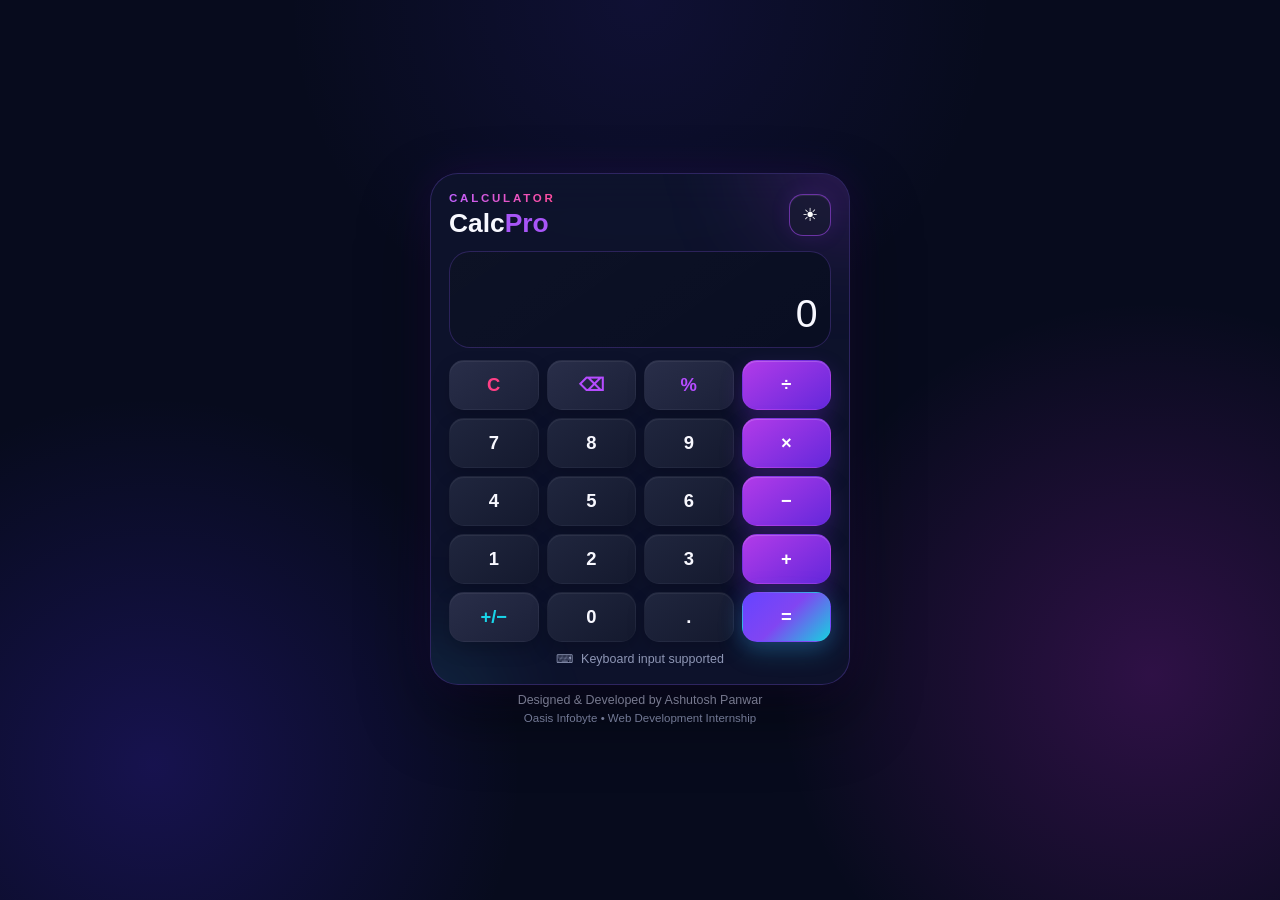
<file: WebDev-L2-Calculator/index.html>
<!DOCTYPE html>
<html lang="en">
<head>
    <meta charset="UTF-8">
    <meta name="viewport" content="width=device-width, initial-scale=1.0">
    <meta name="description" content="A modern and responsive calculator web application">
    <title>CalcPro | Modern Calculator</title>

    <link rel="stylesheet" href="style.css">
</head>

<body>

    <main class="app-container">

        <div class="calculator">

            <div class="calculator-header">
                <div>
                    <p class="app-label">CALCULATOR</p>
                    <h1>CalcPro</h1>
                </div>

                <button
                    class="theme-toggle"
                    id="themeToggle"
                    aria-label="Toggle theme"
                    type="button"
                >
                    ☀
                </button>
            </div>

            <div class="display-container">
                <div
                    class="previous-operation"
                    id="previousOperation"
                    aria-live="polite"
                ></div>

                <div
                    class="current-display"
                    id="display"
                    aria-live="polite"
                >
                    0
                </div>
            </div>

            <div class="calculator-grid">

                <button
                    class="btn btn-function"
                    data-action="clear"
                    type="button"
                >
                    C
                </button>

                <button
                    class="btn btn-function"
                    data-action="backspace"
                    type="button"
                    aria-label="Delete last character"
                >
                    ⌫
                </button>

                <button
                    class="btn btn-function"
                    data-action="percent"
                    type="button"
                >
                    %
                </button>

                <button
                    class="btn btn-operator"
                    data-operator="/"
                    type="button"
                >
                    ÷
                </button>


                <button class="btn btn-number" data-number="7" type="button">
                    7
                </button>

                <button class="btn btn-number" data-number="8" type="button">
                    8
                </button>

                <button class="btn btn-number" data-number="9" type="button">
                    9
                </button>

                <button
                    class="btn btn-operator"
                    data-operator="*"
                    type="button"
                >
                    ×
                </button>


                <button class="btn btn-number" data-number="4" type="button">
                    4
                </button>

                <button class="btn btn-number" data-number="5" type="button">
                    5
                </button>

                <button class="btn btn-number" data-number="6" type="button">
                    6
                </button>

                <button
                    class="btn btn-operator"
                    data-operator="-"
                    type="button"
                >
                    −
                </button>


                <button class="btn btn-number" data-number="1" type="button">
                    1
                </button>

                <button class="btn btn-number" data-number="2" type="button">
                    2
                </button>

                <button class="btn btn-number" data-number="3" type="button">
                    3
                </button>

                <button
                    class="btn btn-operator"
                    data-operator="+"
                    type="button"
                >
                    +
                </button>


                <button
                    class="btn btn-function"
                    data-action="sign"
                    type="button"
                >
                    +/−
                </button>

                <button class="btn btn-number" data-number="0" type="button">
                    0
                </button>

                <button
                    class="btn btn-number"
                    data-action="decimal"
                    type="button"
                >
                    .
                </button>

                <button
                    class="btn btn-equals"
                    data-action="calculate"
                    type="button"
                >
                    =
                </button>

            </div>

            <div class="keyboard-hint">
                <span>⌨</span>
                Keyboard input supported
            </div>

        </div>

        <footer class="app-footer">
            <p>Designed & Developed by Ashutosh Panwar</p>
            <p class="project-tag">Oasis Infobyte • Web Development Internship</p>
        </footer>

    </main>

    <script src="script.js"></script>
</body>
</html>
</file>
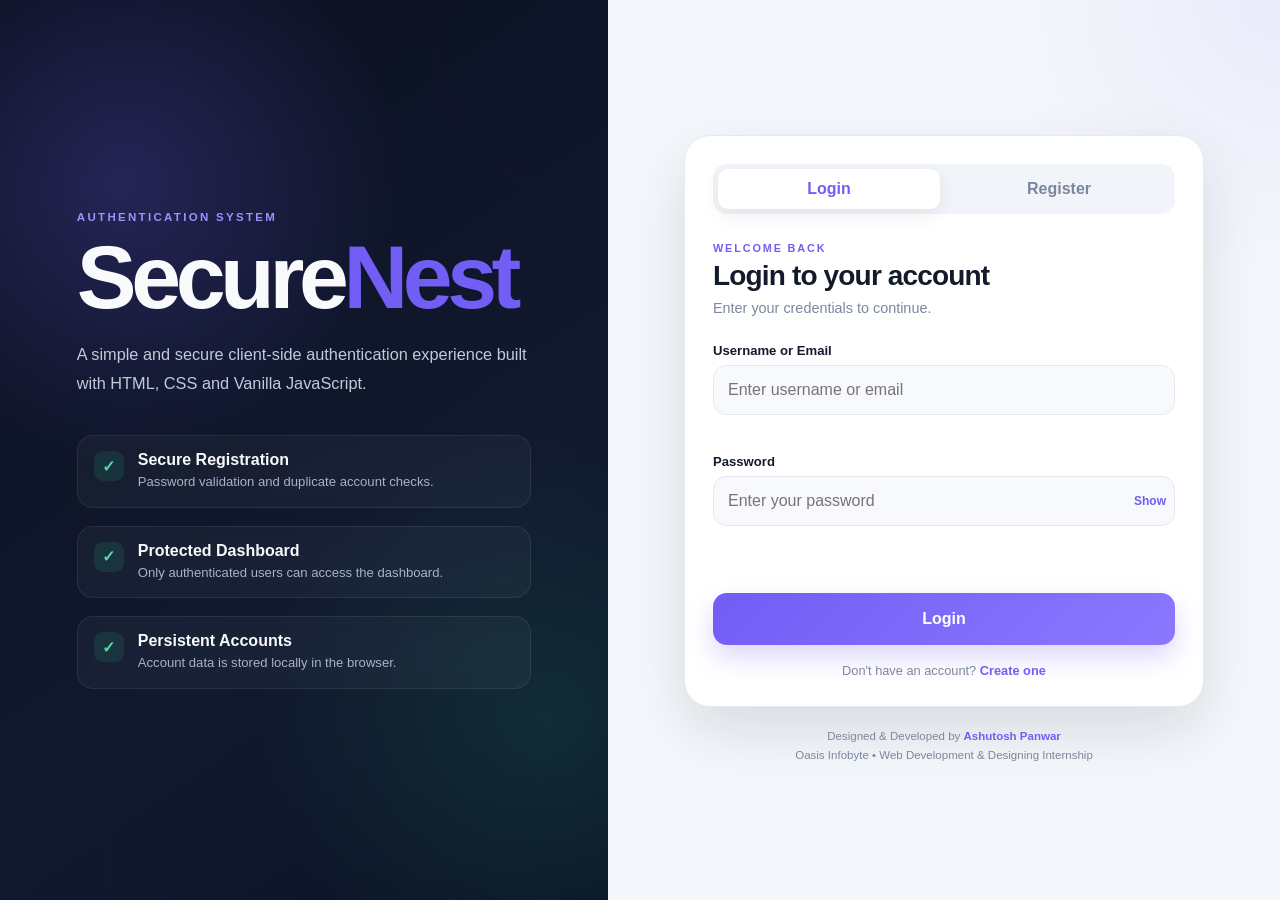
<file: WebDev-L2-LoginAuthentication/index.html>
<!DOCTYPE html>
<html lang="en">
<head>
    <meta charset="UTF-8">

    <meta
        name="viewport"
        content="width=device-width, initial-scale=1.0"
    >

    <meta
        name="description"
        content="SecureNest - Client-side login authentication system built with HTML, CSS and Vanilla JavaScript."
    >

    <title>SecureNest | Login Authentication</title>

    <link rel="stylesheet" href="style.css">
</head>

<body>

    <main class="auth-page">

        <!-- Left Panel -->
        <section class="brand-panel">

            <div class="brand-content">

                <p class="eyebrow">
                    AUTHENTICATION SYSTEM
                </p>

                <h1>
                    Secure<span>Nest</span>
                </h1>

                <p class="brand-description">
                    A simple and secure client-side authentication experience
                    built with HTML, CSS and Vanilla JavaScript.
                </p>

                <div class="feature-list">

                    <div class="feature-item">
                        <span class="feature-icon">✓</span>

                        <div>
                            <strong>Secure Registration</strong>
                            <p>
                                Password validation and duplicate account checks.
                            </p>
                        </div>
                    </div>


                    <div class="feature-item">
                        <span class="feature-icon">✓</span>

                        <div>
                            <strong>Protected Dashboard</strong>
                            <p>
                                Only authenticated users can access the dashboard.
                            </p>
                        </div>
                    </div>


                    <div class="feature-item">
                        <span class="feature-icon">✓</span>

                        <div>
                            <strong>Persistent Accounts</strong>
                            <p>
                                Account data is stored locally in the browser.
                            </p>
                        </div>
                    </div>

                </div>

            </div>

            <div class="brand-decoration decoration-one"></div>
            <div class="brand-decoration decoration-two"></div>

        </section>


        <!-- Authentication Panel -->
        <section class="auth-panel">

            <div class="auth-card">

                <!-- Tabs -->
                <div class="auth-tabs">

                    <button
                        type="button"
                        class="tab-button active"
                        id="loginTab"
                    >
                        Login
                    </button>

                    <button
                        type="button"
                        class="tab-button"
                        id="registerTab"
                    >
                        Register
                    </button>

                </div>


                <!-- Login Form -->
                <section
                    class="form-section active"
                    id="loginSection"
                >

                    <div class="form-heading">

                        <p class="form-label">
                            WELCOME BACK
                        </p>

                        <h2>
                            Login to your account
                        </h2>

                        <p>
                            Enter your credentials to continue.
                        </p>

                    </div>


                    <form id="loginForm" novalidate>

                        <div class="form-group">

                            <label for="loginIdentifier">
                                Username or Email
                            </label>

                            <input
                                type="text"
                                id="loginIdentifier"
                                placeholder="Enter username or email"
                                autocomplete="username"
                            >

                            <p
                                class="field-error"
                                id="loginIdentifierError"
                            ></p>

                        </div>


                        <div class="form-group">

                            <label for="loginPassword">
                                Password
                            </label>

                            <div class="password-field">

                                <input
                                    type="password"
                                    id="loginPassword"
                                    placeholder="Enter your password"
                                    autocomplete="current-password"
                                >

                                <button
                                    type="button"
                                    class="password-toggle"
                                    data-toggle-password="loginPassword"
                                    aria-label="Show password"
                                >
                                    Show
                                </button>

                            </div>

                            <p
                                class="field-error"
                                id="loginPasswordError"
                            ></p>

                        </div>


                        <p
                            class="form-message"
                            id="loginMessage"
                            aria-live="polite"
                        ></p>


                        <button
                            type="submit"
                            class="primary-button"
                        >
                            Login
                        </button>

                    </form>


                    <p class="switch-text">
                        Don't have an account?

                        <button
                            type="button"
                            class="switch-button"
                            data-show-form="register"
                        >
                            Create one
                        </button>
                    </p>

                </section>


                <!-- Registration Form -->
                <section
                    class="form-section"
                    id="registerSection"
                >

                    <div class="form-heading">

                        <p class="form-label">
                            CREATE ACCOUNT
                        </p>

                        <h2>
                            Register securely
                        </h2>

                        <p>
                            Create an account to access your protected dashboard.
                        </p>

                    </div>


                    <form id="registerForm" novalidate>

                        <div class="form-group">

                            <label for="registerUsername">
                                Username
                            </label>

                            <input
                                type="text"
                                id="registerUsername"
                                placeholder="Choose a username"
                                maxlength="30"
                                autocomplete="username"
                            >

                            <p
                                class="field-error"
                                id="registerUsernameError"
                            ></p>

                        </div>


                        <div class="form-group">

                            <label for="registerEmail">
                                Email
                            </label>

                            <input
                                type="email"
                                id="registerEmail"
                                placeholder="you@example.com"
                                autocomplete="email"
                            >

                            <p
                                class="field-error"
                                id="registerEmailError"
                            ></p>

                        </div>


                        <div class="form-group">

                            <label for="registerPassword">
                                Password
                            </label>

                            <div class="password-field">

                                <input
                                    type="password"
                                    id="registerPassword"
                                    placeholder="Create a password"
                                    autocomplete="new-password"
                                >

                                <button
                                    type="button"
                                    class="password-toggle"
                                    data-toggle-password="registerPassword"
                                    aria-label="Show password"
                                >
                                    Show
                                </button>

                            </div>


                            <div class="password-rules">

                                <span id="lengthRule">
                                    ○ At least 8 characters
                                </span>

                                <span id="numberRule">
                                    ○ At least 1 number
                                </span>

                            </div>

                            <p
                                class="field-error"
                                id="registerPasswordError"
                            ></p>

                        </div>


                        <div class="form-group">

                            <label for="confirmPassword">
                                Confirm Password
                            </label>

                            <div class="password-field">

                                <input
                                    type="password"
                                    id="confirmPassword"
                                    placeholder="Confirm your password"
                                    autocomplete="new-password"
                                >

                                <button
                                    type="button"
                                    class="password-toggle"
                                    data-toggle-password="confirmPassword"
                                    aria-label="Show password"
                                >
                                    Show
                                </button>

                            </div>

                            <p
                                class="field-error"
                                id="confirmPasswordError"
                            ></p>

                        </div>


                        <p
                            class="form-message"
                            id="registerMessage"
                            aria-live="polite"
                        ></p>


                        <button
                            type="submit"
                            class="primary-button"
                        >
                            Register
                        </button>

                    </form>


                    <p class="switch-text">
                        Already have an account?

                        <button
                            type="button"
                            class="switch-button"
                            data-show-form="login"
                        >
                            Login
                        </button>
                    </p>

                </section>

            </div>


            <footer class="auth-footer">

                <p>
                    Designed & Developed by
                    <strong>Ashutosh Panwar</strong>
                </p>

                <p>
                    Oasis Infobyte • Web Development & Designing Internship
                </p>

            </footer>

        </section>

    </main>

    <script src="script.js"></script>

</body>
</html>
</file>
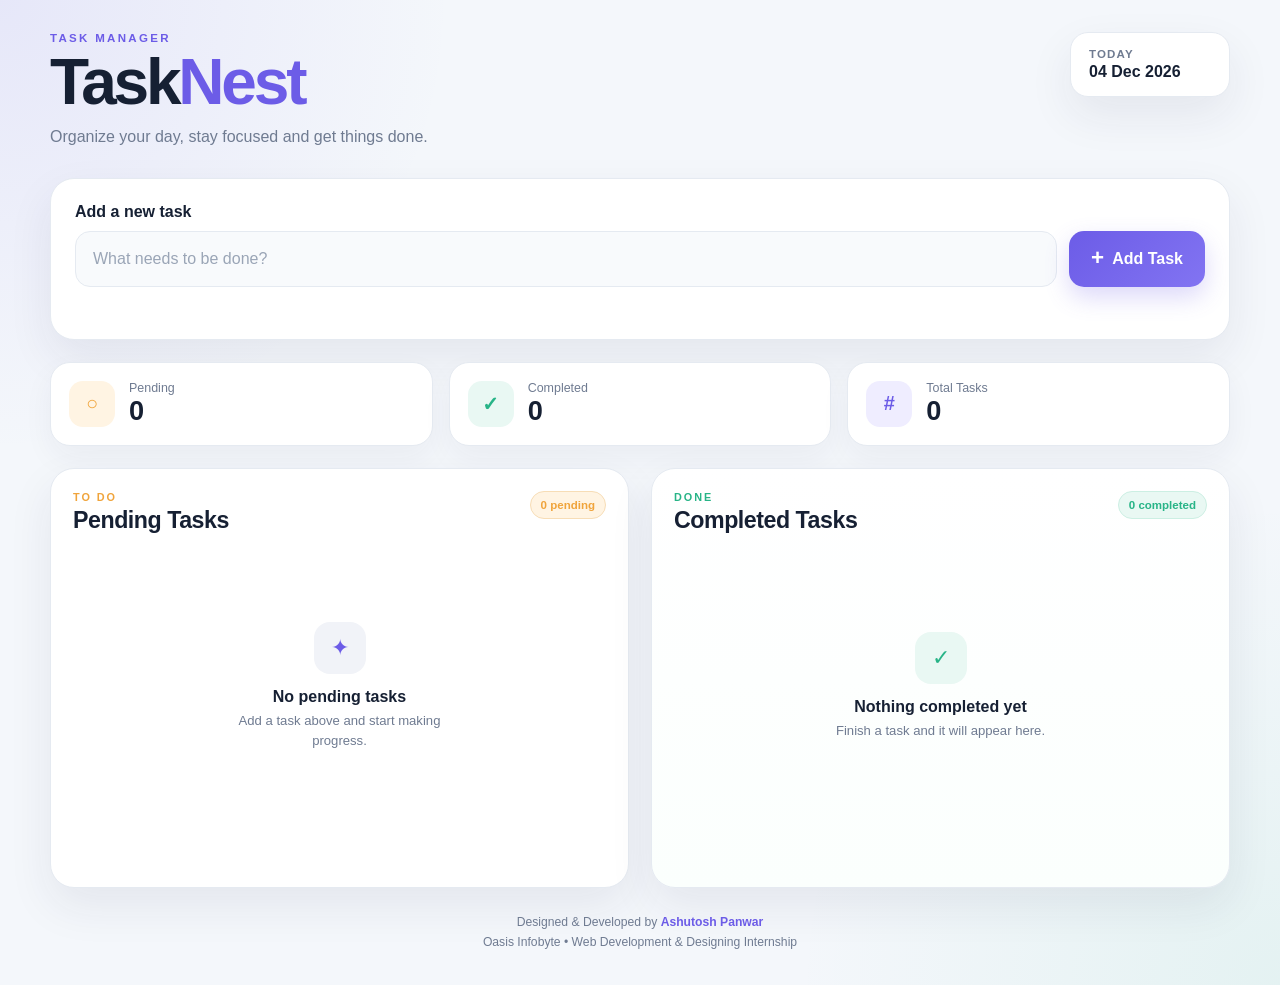
<file: WebDev-L2-ToDoApp/index.html>
<!DOCTYPE html>
<html lang="en">
<head>
    <meta charset="UTF-8">

    <meta
        name="viewport"
        content="width=device-width, initial-scale=1.0"
    >

    <meta
        name="description"
        content="A modern task management web app built with HTML, CSS and Vanilla JavaScript."
    >

    <title>TaskNest | To-Do Web App</title>

    <link rel="stylesheet" href="style.css">
</head>

<body>

    <main class="app-shell">

        <!-- Header -->
        <header class="app-header">

            <div>
                <p class="eyebrow">TASK MANAGER</p>

                <h1>
                    Task<span>Nest</span>
                </h1>

                <p class="subtitle">
                    Organize your day, stay focused and get things done.
                </p>
            </div>

            <div class="header-badge">
                <span>Today</span>
                <strong id="currentDate">--</strong>
            </div>

        </header>


        <!-- Add Task -->
        <section class="task-composer">

            <div class="input-group">

                <label for="taskInput">
                    Add a new task
                </label>

                <div class="input-row">

                    <input
                        type="text"
                        id="taskInput"
                        placeholder="What needs to be done?"
                        maxlength="120"
                        autocomplete="off"
                    >

                    <button
                        type="button"
                        id="addTaskBtn"
                    >
                        <span aria-hidden="true">+</span>
                        Add Task
                    </button>

                </div>

                <p
                    class="input-message"
                    id="inputMessage"
                    aria-live="polite"
                ></p>

            </div>

        </section>


        <!-- Overview -->
        <section class="task-overview">

            <article class="stat-card">

                <div class="stat-icon pending-icon">
                    ○
                </div>

                <div>
                    <span>Pending</span>
                    <strong id="pendingTotal">0</strong>
                </div>

            </article>


            <article class="stat-card">

                <div class="stat-icon completed-icon">
                    ✓
                </div>

                <div>
                    <span>Completed</span>
                    <strong id="completedTotal">0</strong>
                </div>

            </article>


            <article class="stat-card">

                <div class="stat-icon total-icon">
                    #
                </div>

                <div>
                    <span>Total Tasks</span>
                    <strong id="allTasksTotal">0</strong>
                </div>

            </article>

        </section>


        <!-- Task Lists -->
        <section class="task-board">

            <!-- Pending Tasks -->
            <div class="task-column">

                <div class="column-header">

                    <div>
                        <p class="column-label">
                            TO DO
                        </p>

                        <h2>
                            Pending Tasks
                        </h2>
                    </div>

                    <span
                        class="count-badge"
                        id="pendingCount"
                    >
                        0 pending
                    </span>

                </div>


                <div
                    class="task-list"
                    id="pendingList"
                ></div>


                <div
                    class="empty-state"
                    id="pendingEmpty"
                >
                    <div class="empty-icon">
                        ✦
                    </div>

                    <h3>No pending tasks</h3>

                    <p>
                        Add a task above and start making progress.
                    </p>
                </div>

            </div>


            <!-- Completed Tasks -->
            <div class="task-column completed-column">

                <div class="column-header">

                    <div>
                        <p class="column-label">
                            DONE
                        </p>

                        <h2>
                            Completed Tasks
                        </h2>
                    </div>

                    <span
                        class="count-badge completed-count"
                        id="completedCount"
                    >
                        0 completed
                    </span>

                </div>


                <div
                    class="task-list"
                    id="completedList"
                ></div>


                <div
                    class="empty-state"
                    id="completedEmpty"
                >
                    <div class="empty-icon">
                        ✓
                    </div>

                    <h3>Nothing completed yet</h3>

                    <p>
                        Finish a task and it will appear here.
                    </p>
                </div>

            </div>

        </section>


        <!-- Footer -->
        <footer class="app-footer">

            <p>
                Designed & Developed by
                <strong>Ashutosh Panwar</strong>
            </p>

            <p>
                Oasis Infobyte • Web Development & Designing Internship
            </p>

        </footer>

    </main>

    <script src="script.js"></script>

</body>
</html>
</file>
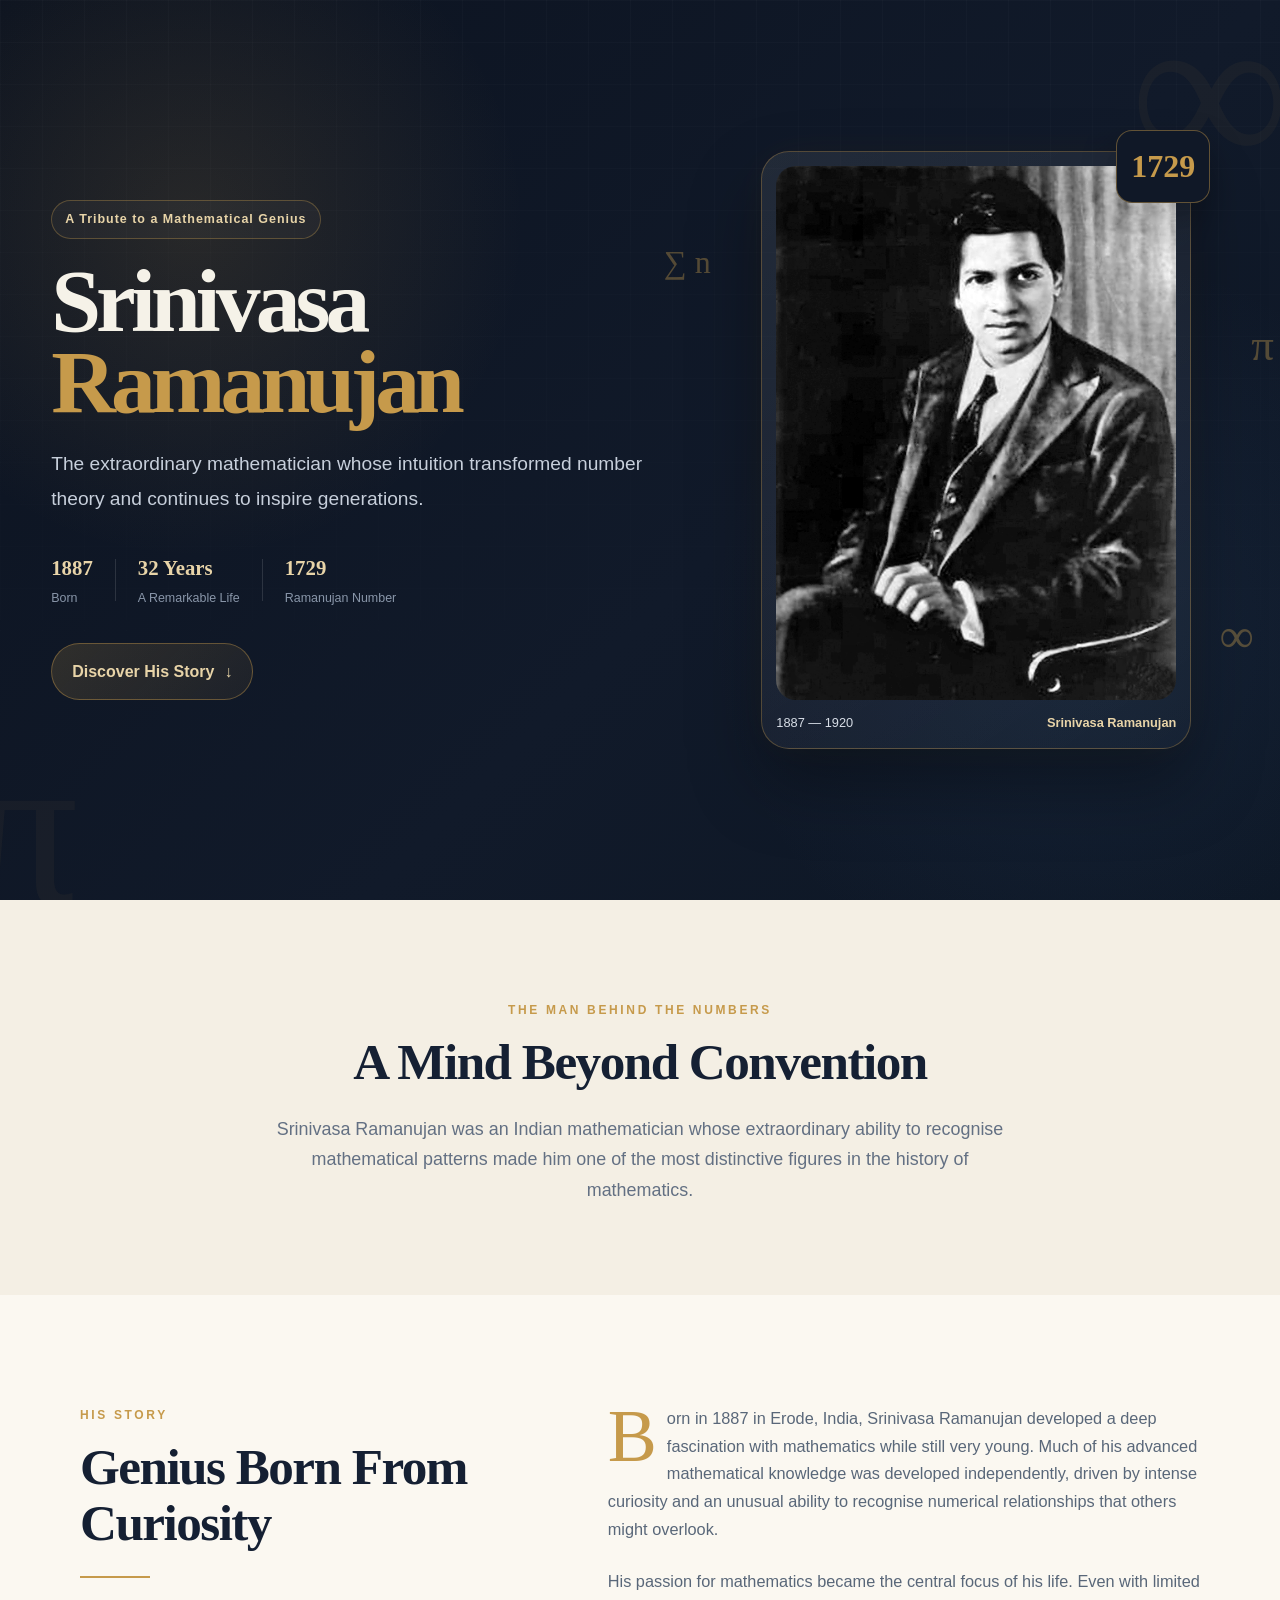
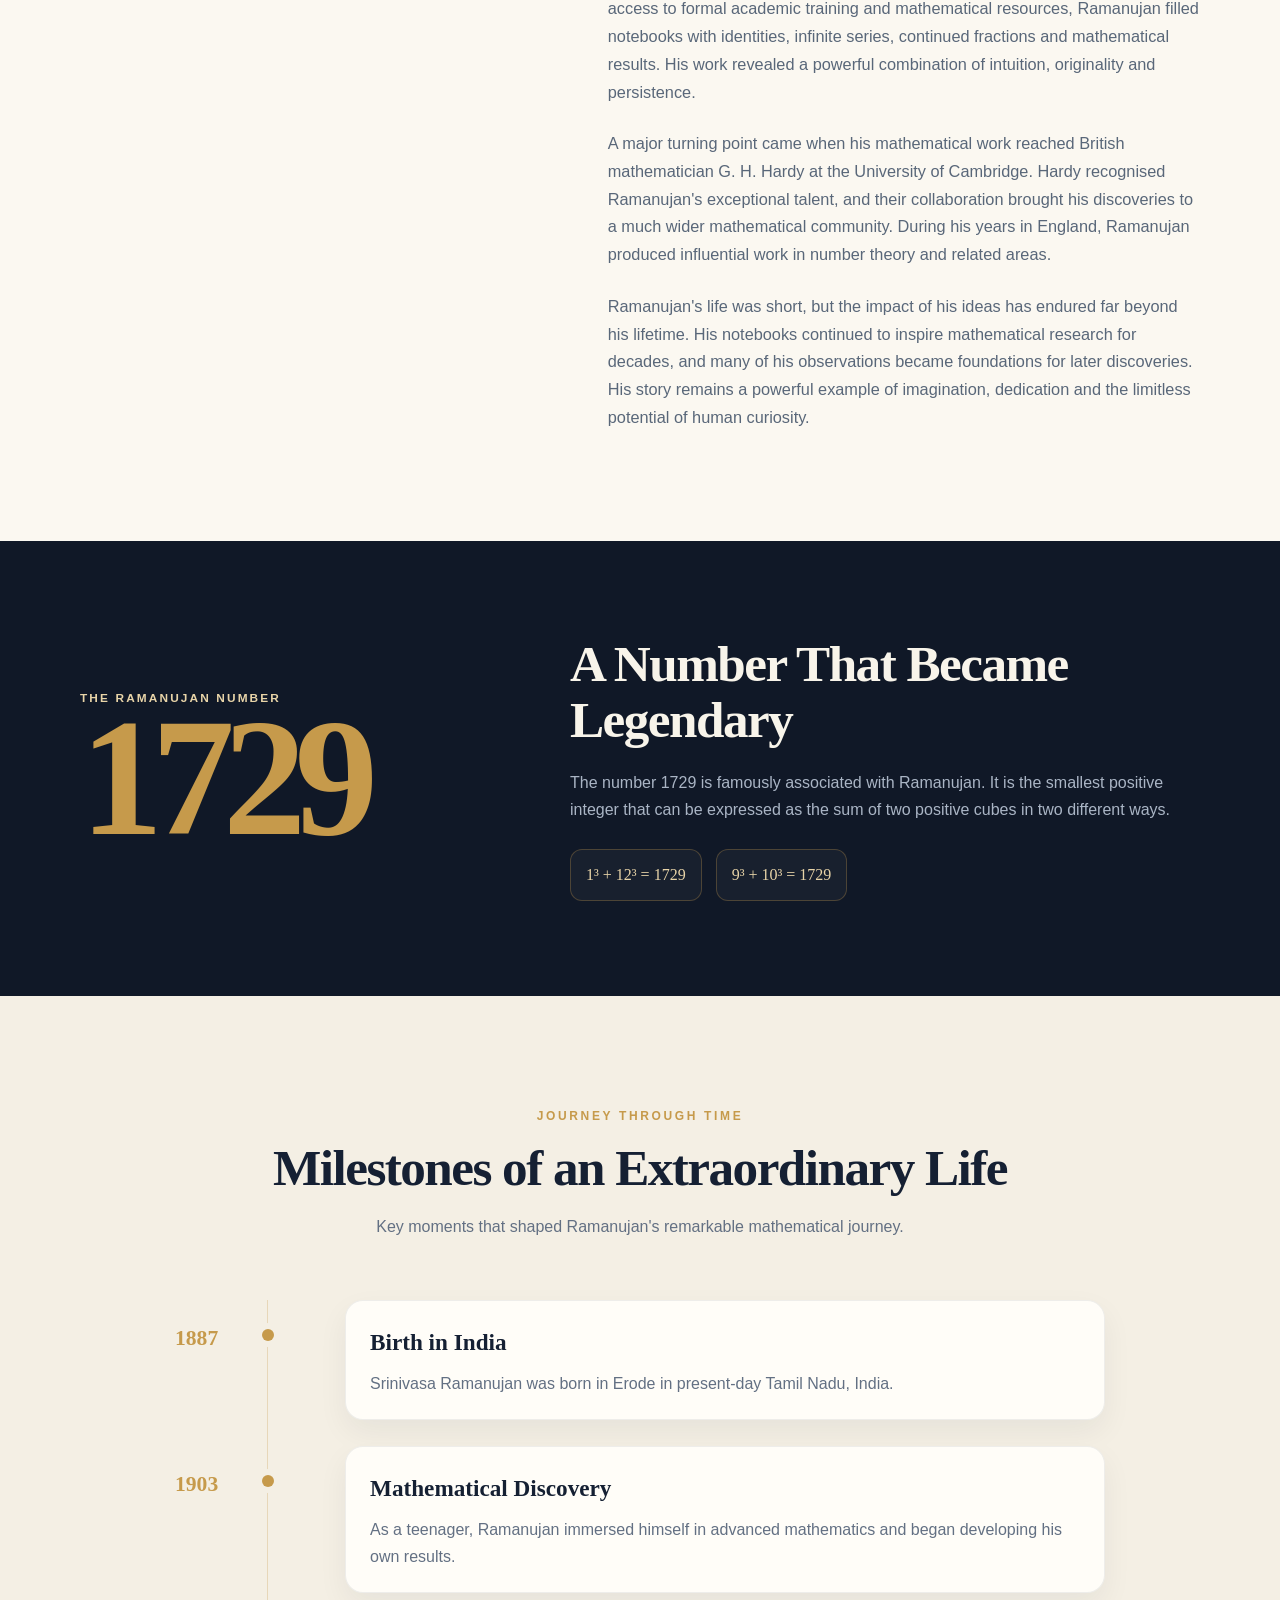
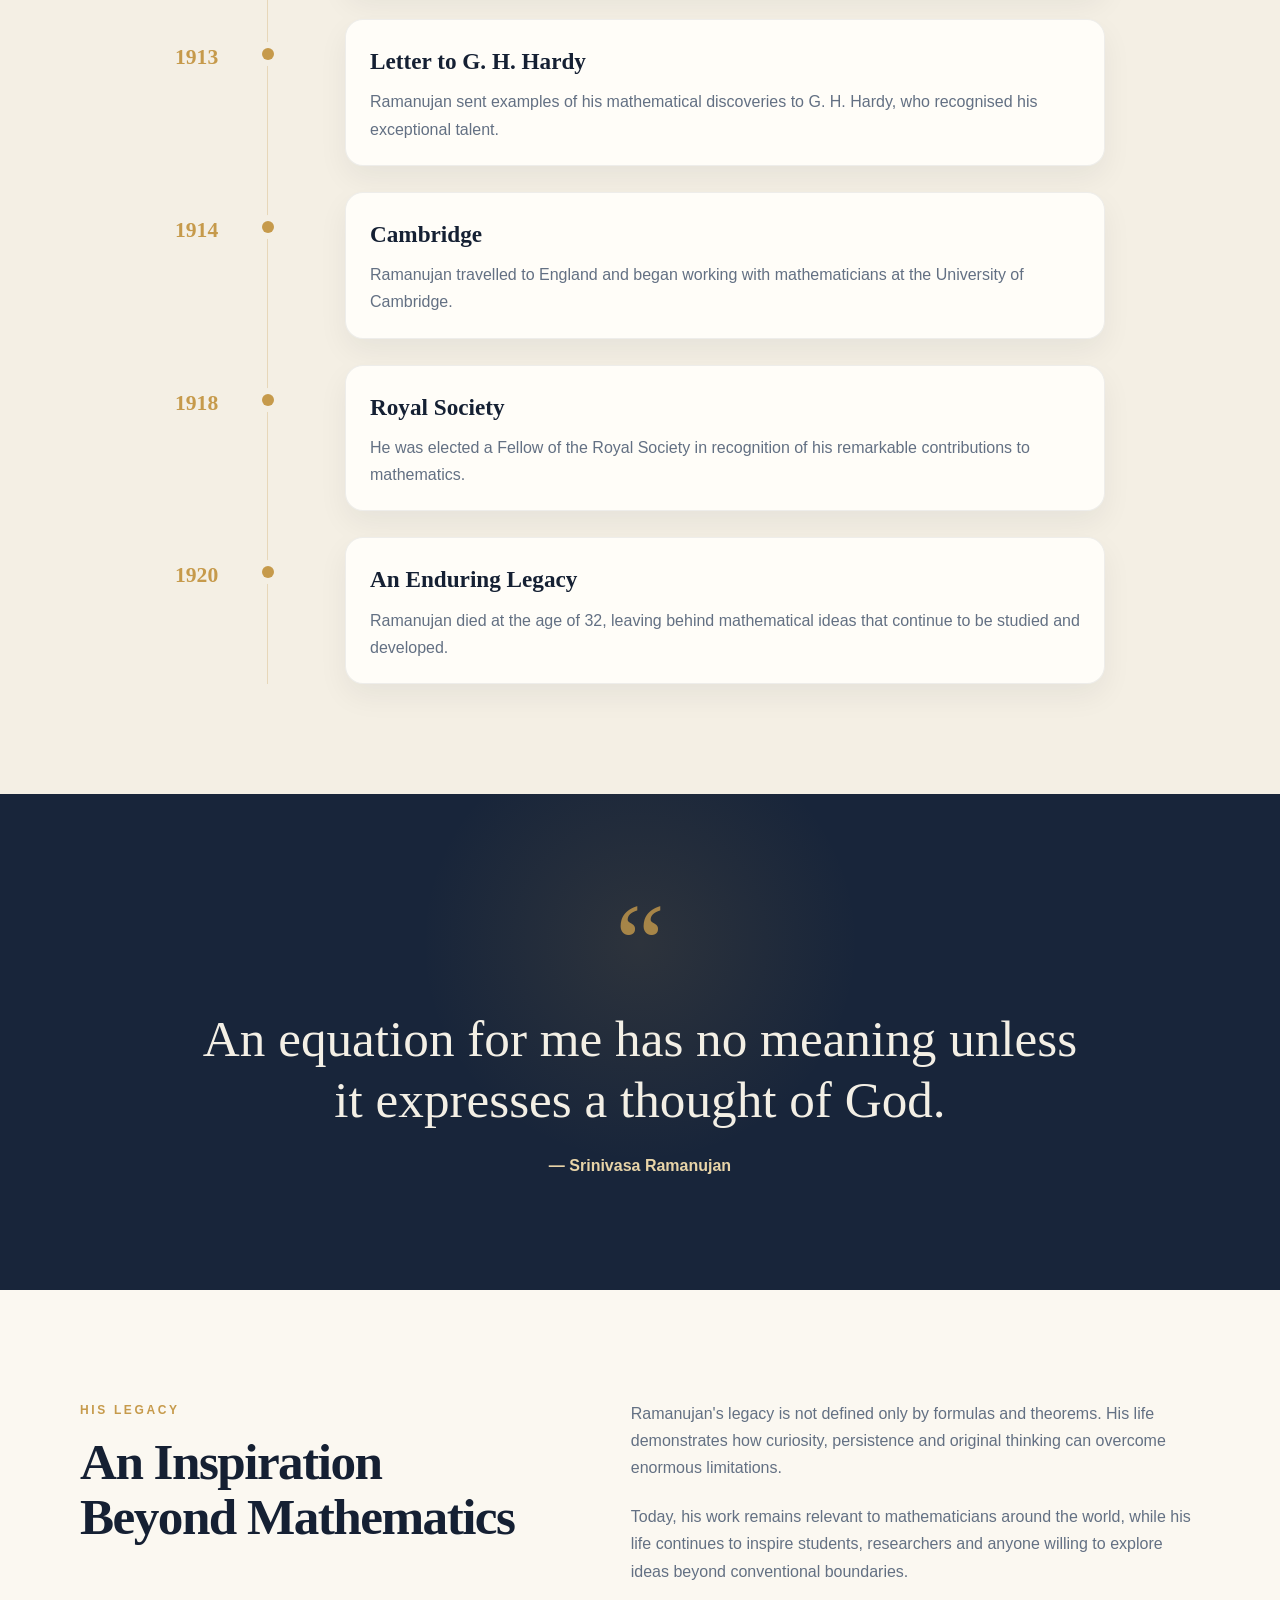
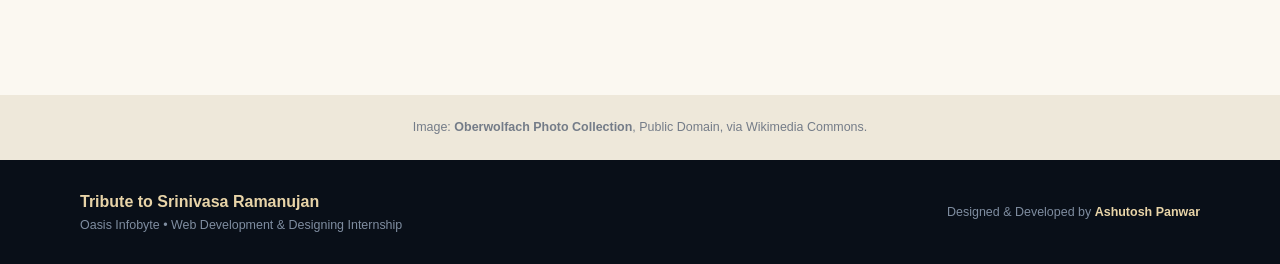
<file: WebDev-L2-TributePage/index.html>
<!DOCTYPE html>
<html lang="en">
<head>
    <meta charset="UTF-8">
    <meta name="viewport" content="width=device-width, initial-scale=1.0">

    <meta
        name="description"
        content="A tribute to Srinivasa Ramanujan, one of the most remarkable mathematical minds in history."
    >

    <title>Srinivasa Ramanujan | The Man Who Knew Infinity</title>

    <link rel="stylesheet" href="style.css">
</head>

<body>

    <!-- =========================
         HERO SECTION
    ========================== -->
    <header class="hero">

        <div class="hero-decoration hero-decoration-one">
            π
        </div>

        <div class="hero-decoration hero-decoration-two">
            ∞
        </div>

        <div class="hero-container">

            <div class="hero-content">

                <p class="eyebrow">
                    A Tribute to a Mathematical Genius
                </p>

                <h1>
                    Srinivasa
                    <span>Ramanujan</span>
                </h1>

                <p class="hero-tagline">
                    The extraordinary mathematician whose intuition transformed
                    number theory and continues to inspire generations.
                </p>

                <div class="hero-meta">

                    <div class="meta-item">
                        <strong>1887</strong>
                        <span>Born</span>
                    </div>

                    <div class="meta-divider"></div>

                    <div class="meta-item">
                        <strong>32 Years</strong>
                        <span>A Remarkable Life</span>
                    </div>

                    <div class="meta-divider"></div>

                    <div class="meta-item">
                        <strong>1729</strong>
                        <span>Ramanujan Number</span>
                    </div>

                </div>

                <a href="#tribute" class="hero-button">
                    Discover His Story
                    <span aria-hidden="true">↓</span>
                </a>

            </div>


            <div class="hero-image-area">

                <div class="image-frame">

                    <div class="image-number">
                        1729
                    </div>

                    <img
                        src="images/ramanujan.jpg"
                        alt="Portrait of mathematician Srinivasa Ramanujan"
                    >

                    <div class="image-caption">
                        <span>1887 — 1920</span>
                        <strong>Srinivasa Ramanujan</strong>
                    </div>

                </div>

                <div class="formula formula-one">
                    ∑ n
                </div>

                <div class="formula formula-two">
                    π
                </div>

                <div class="formula formula-three">
                    ∞
                </div>

            </div>

        </div>

    </header>


    <main>

        <!-- =========================
             INTRODUCTION
        ========================== -->
        <section class="intro-section">

            <div class="section-container">

                <p class="section-label">
                    THE MAN BEHIND THE NUMBERS
                </p>

                <h2>
                    A Mind Beyond Convention
                </h2>

                <p class="intro-text">
                    Srinivasa Ramanujan was an Indian mathematician whose
                    extraordinary ability to recognise mathematical patterns
                    made him one of the most distinctive figures in the history
                    of mathematics.
                </p>

            </div>

        </section>


        <!-- =========================
             TRIBUTE / BIOGRAPHY
        ========================== -->
        <section class="tribute-section" id="tribute">

            <div class="section-container tribute-grid">

                <div class="tribute-heading">

                    <p class="section-label">
                        HIS STORY
                    </p>

                    <h2>
                        Genius Born From Curiosity
                    </h2>

                    <div class="heading-line"></div>

                </div>


                <div class="tribute-content">

                    <p>
                        Born in 1887 in Erode, India, Srinivasa Ramanujan
                        developed a deep fascination with mathematics while
                        still very young. Much of his advanced mathematical
                        knowledge was developed independently, driven by intense
                        curiosity and an unusual ability to recognise numerical
                        relationships that others might overlook.
                    </p>

                    <p>
                        His passion for mathematics became the central focus of
                        his life. Even with limited access to formal academic
                        training and mathematical resources, Ramanujan filled
                        notebooks with identities, infinite series, continued
                        fractions and mathematical results. His work revealed a
                        powerful combination of intuition, originality and
                        persistence.
                    </p>

                    <p>
                        A major turning point came when his mathematical work
                        reached British mathematician G. H. Hardy at the
                        University of Cambridge. Hardy recognised Ramanujan's
                        exceptional talent, and their collaboration brought his
                        discoveries to a much wider mathematical community.
                        During his years in England, Ramanujan produced
                        influential work in number theory and related areas.
                    </p>

                    <p>
                        Ramanujan's life was short, but the impact of his ideas
                        has endured far beyond his lifetime. His notebooks
                        continued to inspire mathematical research for decades,
                        and many of his observations became foundations for
                        later discoveries. His story remains a powerful example
                        of imagination, dedication and the limitless potential
                        of human curiosity.
                    </p>

                </div>

            </div>

        </section>


        <!-- =========================
             1729 FEATURE
        ========================== -->
        <section class="number-section">

            <div class="number-container">

                <div class="number-main">
                    <span class="number-small">
                        THE RAMANUJAN NUMBER
                    </span>

                    <strong>1729</strong>
                </div>


                <div class="number-content">

                    <h2>
                        A Number That Became Legendary
                    </h2>

                    <p>
                        The number 1729 is famously associated with Ramanujan.
                        It is the smallest positive integer that can be expressed
                        as the sum of two positive cubes in two different ways.
                    </p>

                    <div class="equations">

                        <span>
                            1³ + 12³ = 1729
                        </span>

                        <span>
                            9³ + 10³ = 1729
                        </span>

                    </div>

                </div>

            </div>

        </section>


        <!-- =========================
             TIMELINE / ACHIEVEMENTS
        ========================== -->
        <section class="timeline-section">

            <div class="section-container">

                <div class="section-heading-center">

                    <p class="section-label">
                        JOURNEY THROUGH TIME
                    </p>

                    <h2>
                        Milestones of an Extraordinary Life
                    </h2>

                    <p>
                        Key moments that shaped Ramanujan's remarkable
                        mathematical journey.
                    </p>

                </div>


                <div class="timeline">

                    <article class="timeline-card">

                        <div class="timeline-year">
                            1887
                        </div>

                        <div class="timeline-content">
                            <h3>Birth in India</h3>

                            <p>
                                Srinivasa Ramanujan was born in Erode in
                                present-day Tamil Nadu, India.
                            </p>
                        </div>

                    </article>


                    <article class="timeline-card">

                        <div class="timeline-year">
                            1903
                        </div>

                        <div class="timeline-content">
                            <h3>Mathematical Discovery</h3>

                            <p>
                                As a teenager, Ramanujan immersed himself in
                                advanced mathematics and began developing his
                                own results.
                            </p>
                        </div>

                    </article>


                    <article class="timeline-card">

                        <div class="timeline-year">
                            1913
                        </div>

                        <div class="timeline-content">
                            <h3>Letter to G. H. Hardy</h3>

                            <p>
                                Ramanujan sent examples of his mathematical
                                discoveries to G. H. Hardy, who recognised his
                                exceptional talent.
                            </p>
                        </div>

                    </article>


                    <article class="timeline-card">

                        <div class="timeline-year">
                            1914
                        </div>

                        <div class="timeline-content">
                            <h3>Cambridge</h3>

                            <p>
                                Ramanujan travelled to England and began working
                                with mathematicians at the University of
                                Cambridge.
                            </p>
                        </div>

                    </article>


                    <article class="timeline-card">

                        <div class="timeline-year">
                            1918
                        </div>

                        <div class="timeline-content">
                            <h3>Royal Society</h3>

                            <p>
                                He was elected a Fellow of the Royal Society in
                                recognition of his remarkable contributions to
                                mathematics.
                            </p>
                        </div>

                    </article>


                    <article class="timeline-card">

                        <div class="timeline-year">
                            1920
                        </div>

                        <div class="timeline-content">
                            <h3>An Enduring Legacy</h3>

                            <p>
                                Ramanujan died at the age of 32, leaving behind
                                mathematical ideas that continue to be studied
                                and developed.
                            </p>
                        </div>

                    </article>

                </div>

            </div>

        </section>


        <!-- =========================
             QUOTE
        ========================== -->
        <section class="quote-section">

            <div class="quote-container">

                <div class="quote-mark">
                    “
                </div>

                <blockquote>
                    An equation for me has no meaning unless it expresses a
                    thought of God.
                </blockquote>

                <p>
                    — Srinivasa Ramanujan
                </p>

            </div>

        </section>


        <!-- =========================
             LEGACY
        ========================== -->
        <section class="legacy-section">

            <div class="section-container legacy-grid">

                <div>

                    <p class="section-label">
                        HIS LEGACY
                    </p>

                    <h2>
                        An Inspiration Beyond Mathematics
                    </h2>

                </div>


                <div class="legacy-content">

                    <p>
                        Ramanujan's legacy is not defined only by formulas and
                        theorems. His life demonstrates how curiosity,
                        persistence and original thinking can overcome enormous
                        limitations.
                    </p>

                    <p>
                        Today, his work remains relevant to mathematicians
                        around the world, while his life continues to inspire
                        students, researchers and anyone willing to explore
                        ideas beyond conventional boundaries.
                    </p>

                </div>

            </div>

        </section>


        <!-- =========================
             IMAGE CREDIT
        ========================== -->
        <section class="credit-section">

            <div class="section-container">

                <p>
                    Image:
                    <strong>Oberwolfach Photo Collection</strong>,
                    Public Domain, via Wikimedia Commons.
                </p>

            </div>

        </section>

    </main>


    <!-- =========================
         FOOTER
    ========================== -->
    <footer>

        <div class="footer-container">

            <div>
                <strong>
                    Tribute to Srinivasa Ramanujan
                </strong>

                <p>
                    Oasis Infobyte • Web Development & Designing Internship
                </p>
            </div>

            <div class="footer-developer">
                Designed & Developed by
                <strong>Ashutosh Panwar</strong>
            </div>

        </div>

    </footer>

</body>
</html>
</file>
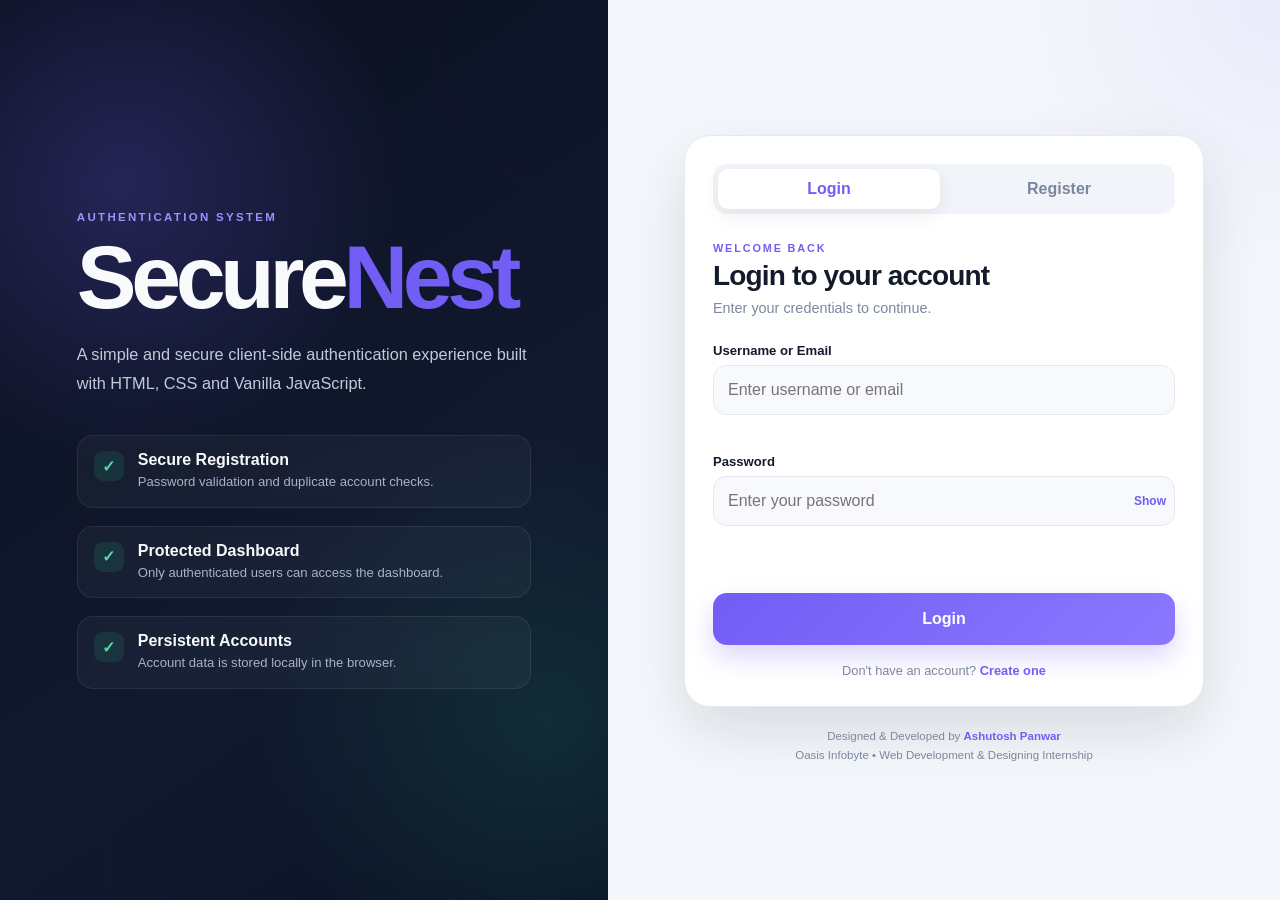
<file: WebDev-L2-LoginAuthentication/dashboard.html>
<!DOCTYPE html>
<html lang="en">
<head>
    <meta charset="UTF-8">

    <meta
        name="viewport"
        content="width=device-width, initial-scale=1.0"
    >

    <meta
        name="description"
        content="Protected dashboard for the SecureNest authentication project."
    >

    <title>SecureNest | Dashboard</title>

    <link rel="stylesheet" href="style.css">
</head>

<body class="dashboard-page">

    <main class="dashboard-shell">

        <header class="dashboard-header">

            <div>
                <p class="eyebrow">
                    PROTECTED AREA
                </p>

                <h1>
                    Secure<span>Nest</span>
                </h1>
            </div>

            <button
                type="button"
                class="logout-button"
                id="logoutBtn"
            >
                Logout
            </button>

        </header>


        <section class="welcome-card">

            <div class="welcome-icon">
                ✓
            </div>

            <div>

                <p class="dashboard-label">
                    AUTHENTICATED SESSION
                </p>

                <h2>
                    Welcome,
                    <span id="dashboardUsername">
                        User
                    </span>
                </h2>

                <p>
                    You have successfully logged in and gained access
                    to this protected dashboard.
                </p>

            </div>

        </section>


        <section class="dashboard-grid">

            <article class="dashboard-card">

                <div class="card-icon">
                    👤
                </div>

                <div>
                    <span class="card-label">
                        Username
                    </span>

                    <strong id="profileUsername">
                        --
                    </strong>
                </div>

            </article>


            <article class="dashboard-card">

                <div class="card-icon">
                    ✉
                </div>

                <div>
                    <span class="card-label">
                        Email
                    </span>

                    <strong id="profileEmail">
                        --
                    </strong>
                </div>

            </article>


            <article class="dashboard-card">

                <div class="card-icon">
                    🔐
                </div>

                <div>
                    <span class="card-label">
                        Account Status
                    </span>

                    <strong>
                        Authenticated
                    </strong>
                </div>

            </article>

        </section>


        <section class="security-card">

            <div>

                <p class="dashboard-label">
                    ACCESS CONTROL
                </p>

                <h2>
                    Protected Dashboard
                </h2>

                <p>
                    This page can only be viewed while an authenticated
                    session is active. If the session is missing or invalid,
                    the application redirects the user back to the login page.
                </p>

            </div>

            <div class="security-badge">
                <span>✓</span>
                Session Active
            </div>

        </section>


        <footer class="dashboard-footer">

            <p>
                Designed & Developed by
                <strong>Ashutosh Panwar</strong>
            </p>

            <p>
                Oasis Infobyte • Web Development & Designing Internship
            </p>

        </footer>

    </main>

    <script src="script.js"></script>

</body>
</html>
</file>
<file: WebDev-L2-Calculator/style.css>
* {
    margin: 0;
    padding: 0;
    box-sizing: border-box;
}

:root {
    --bg: #070b1d;
    --card: rgba(15, 20, 45, 0.92);
    --display: #090e22;

    --text: #f8f8ff;
    --muted: #8e96b5;

    --key: linear-gradient(145deg, #20263e, #14192e);
    --function-key: linear-gradient(145deg, #292e49, #1b2038);

    --accent: #a83df0;
    --accent-dark: #6d28d9;
    --pink: #ff3f86;
    --cyan: #19d4e8;

    --border: rgba(145, 91, 255, 0.25);

    --card-shadow:
        0 30px 70px rgba(0, 0, 0, 0.45),
        0 0 45px rgba(139, 45, 255, 0.12);

    --button-shadow:
        inset 0 1px 0 rgba(255, 255, 255, 0.06),
        0 8px 18px rgba(0, 0, 0, 0.18);
}

body.light-theme {
    --bg: #f1f0ff;
    --card: rgba(255, 255, 255, 0.94);
    --display: #f5f4ff;

    --text: #111936;
    --muted: #737da4;

    --key: linear-gradient(145deg, #ffffff, #f0f0f8);
    --function-key: linear-gradient(145deg, #ffffff, #eeeefe);

    --border: rgba(112, 61, 220, 0.18);

    --card-shadow:
        0 30px 65px rgba(64, 40, 130, 0.16),
        0 0 35px rgba(150, 70, 255, 0.08);

    --button-shadow:
        0 9px 18px rgba(60, 50, 110, 0.10),
        inset 0 1px 0 rgba(255, 255, 255, 0.8);
}

body {
    min-height: 100vh;
    font-family: Inter, "Segoe UI", Arial, sans-serif;

    background:
        radial-gradient(
            circle at 12% 85%,
            rgba(79, 45, 255, 0.22),
            transparent 27%
        ),
        radial-gradient(
            circle at 90% 75%,
            rgba(226, 42, 255, 0.18),
            transparent 28%
        ),
        radial-gradient(
            circle at 50% 0%,
            rgba(91, 62, 255, 0.10),
            transparent 32%
        ),
        var(--bg);

    color: var(--text);

    display: flex;
    justify-content: center;
    align-items: center;

    padding: 18px;

    transition:
        background 0.35s ease,
        color 0.35s ease;
}

.app-container {
    width: 100%;
    max-width: 420px;
}

.calculator {
    position: relative;

    background: var(--card);
    border: 1px solid var(--border);

    border-radius: 28px;

    padding: 22px;

    box-shadow: var(--card-shadow);

    backdrop-filter: blur(20px);
    -webkit-backdrop-filter: blur(20px);

    overflow: hidden;

    transition:
        background 0.35s ease,
        box-shadow 0.35s ease,
        border-color 0.35s ease;
}

.calculator::before {
    content: "";

    position: absolute;

    width: 180px;
    height: 180px;

    top: -110px;
    right: -90px;

    background: rgba(177, 61, 255, 0.18);

    border-radius: 50%;

    filter: blur(50px);

    pointer-events: none;
}

.calculator::after {
    content: "";

    position: absolute;

    width: 150px;
    height: 150px;

    bottom: -100px;
    left: -80px;

    background: rgba(39, 213, 255, 0.10);

    border-radius: 50%;

    filter: blur(45px);

    pointer-events: none;
}

.calculator-header {
    position: relative;
    z-index: 1;

    display: flex;
    justify-content: space-between;
    align-items: center;

    margin-bottom: 18px;
}

.app-label {
    font-size: 0.72rem;
    font-weight: 800;

    letter-spacing: 0.24em;

    margin-bottom: 4px;

    background: linear-gradient(90deg, #c260ff, #ff4b9b);

    -webkit-background-clip: text;
    background-clip: text;

    color: transparent;
}

.calculator-header h1 {
    font-size: 1.65rem;
    font-weight: 800;

    letter-spacing: -0.04em;
}

.calculator-header h1::after {
    content: "Pro";

    color: #a855f7;
}

/* Hide original "Pro" from HTML visually */
.calculator-header h1 {
    font-size: 0;
}

.calculator-header h1::before {
    content: "Calc";

    color: var(--text);

    font-size: 1.65rem;
}

.calculator-header h1::after {
    font-size: 1.65rem;
}

.theme-toggle {
    width: 42px;
    height: 42px;

    display: grid;
    place-items: center;

    border-radius: 14px;

    border: 1px solid rgba(174, 73, 255, 0.55);

    background: rgba(24, 27, 51, 0.72);

    color: #ffffff;

    font-size: 1.15rem;

    cursor: pointer;

    box-shadow:
        0 0 20px rgba(160, 61, 255, 0.12),
        inset 0 1px 0 rgba(255, 255, 255, 0.08);

    transition:
        transform 0.2s ease,
        box-shadow 0.2s ease;
}

body.light-theme .theme-toggle {
    background: #ffffff;
    color: #7027dc;
}

.theme-toggle:hover {
    transform: translateY(-2px) rotate(8deg);

    box-shadow:
        0 0 25px rgba(176, 60, 255, 0.3);
}

.display-container {
    position: relative;
    z-index: 1;

    min-height: 115px;

    display: flex;
    flex-direction: column;
    justify-content: flex-end;
    align-items: flex-end;

    padding: 18px;

    margin-bottom: 16px;

    border-radius: 21px;

    background:
        linear-gradient(
            145deg,
            rgba(255, 255, 255, 0.015),
            transparent
        ),
        var(--display);

    border: 1px solid var(--border);

    overflow: hidden;
}

.previous-operation {
    width: 100%;
    min-height: 22px;

    text-align: right;

    font-size: 0.9rem;

    color: var(--muted);

    margin-bottom: 6px;

    overflow-wrap: anywhere;
}

.current-display {
    width: 100%;

    text-align: right;

    font-size: 2.8rem;
    line-height: 1;

    font-weight: 500;

    letter-spacing: -0.04em;

    overflow-wrap: anywhere;
}

.calculator-grid {
    position: relative;
    z-index: 1;

    display: grid;

    grid-template-columns: repeat(4, 1fr);

    gap: 10px;
}

.btn {
    min-height: 58px;

    border: 1px solid rgba(255, 255, 255, 0.025);

    border-radius: 15px;

    background: var(--key);

    color: var(--text);

    font-size: 1.15rem;
    font-weight: 700;

    cursor: pointer;

    user-select: none;

    box-shadow: var(--button-shadow);

    transition:
        transform 0.16s ease,
        filter 0.16s ease,
        box-shadow 0.16s ease;
}

.btn:hover {
    transform: translateY(-2px);

    filter: brightness(1.12);
}

.btn:active {
    transform: translateY(1px) scale(0.97);
}

.btn:focus-visible {
    outline: 2px solid #b84cff;
    outline-offset: 2px;
}

.btn-number {
    background: var(--key);
}

.btn-function {
    background: var(--function-key);
}

.btn-function[data-action="clear"] {
    color: var(--pink);
}

.btn-function[data-action="backspace"] {
    color: #b64cff;
}

.btn-function[data-action="percent"] {
    color: #b64cff;
}

.btn-function[data-action="sign"] {
    color: var(--cyan);
}

.btn-operator {
    color: #ffffff;

    background:
        linear-gradient(
            145deg,
            #b23be9,
            #6428db
        );

    box-shadow:
        0 10px 22px rgba(126, 42, 221, 0.28),
        inset 0 1px 0 rgba(255, 255, 255, 0.18);
}

.btn-operator:hover {
    background:
        linear-gradient(
            145deg,
            #c24df3,
            #7334e5
        );
}

.btn-equals {
    color: #ffffff;

    background:
        linear-gradient(
            135deg,
            #6844ff 5%,
            #8145f2 48%,
            #16d2df 100%
        );

    box-shadow:
        0 10px 25px rgba(26, 196, 224, 0.25),
        0 0 22px rgba(111, 65, 255, 0.18);
}

.btn-equals:hover {
    filter: brightness(1.12);
}

body.light-theme .btn-operator {
    color: #6330df;

    background:
        linear-gradient(
            145deg,
            #eee6ff,
            #d9c8ff
        );

    box-shadow:
        0 8px 18px rgba(107, 63, 210, 0.16);
}

body.light-theme .btn-equals {
    color: #ffffff;

    background:
        linear-gradient(
            135deg,
            #6935ff,
            #7652f7,
            #1ccde1
        );
}

.keyboard-hint {
    position: relative;
    z-index: 1;

    margin-top: 14px;

    display: flex;
    justify-content: center;
    align-items: center;

    gap: 8px;

    color: var(--muted);

    font-size: 0.78rem;
}

.app-footer {
    margin-top: 12px;

    text-align: center;

    color: var(--muted);

    font-size: 0.78rem;

    line-height: 1.5;
}

.app-footer p:first-child {
    color: #a9afc8;
}

body.light-theme .app-footer p:first-child {
    color: #626b91;
}

.project-tag {
    font-size: 0.72rem;

    opacity: 0.8;
}

/* Mobile */
@media (max-width: 480px) {
    body {
        padding: 12px;
        align-items: flex-start;
    }

    .app-container {
        max-width: 390px;
    }

    .calculator {
        margin-top: 8px;

        padding: 17px;

        border-radius: 23px;
    }

    .display-container {
        min-height: 105px;

        padding: 15px;

        margin-bottom: 13px;
    }

    .current-display {
        font-size: 2.45rem;
    }

    .calculator-grid {
        gap: 8px;
    }

    .btn {
        min-height: 54px;

        border-radius: 14px;

        font-size: 1.05rem;
    }

    .keyboard-hint {
        margin-top: 11px;
    }
}

/* Laptop / shorter displays */
@media (min-width: 481px) and (max-height: 900px) {
    body {
        padding: 8px 14px;
    }

    .calculator {
        padding: 18px;
    }

    .calculator-header {
        margin-bottom: 12px;
    }

    .display-container {
        min-height: 95px;

        padding: 14px;

        margin-bottom: 12px;
    }

    .current-display {
        font-size: 2.45rem;
    }

    .calculator-grid {
        gap: 8px;
    }

    .btn {
        min-height: 50px;
    }

    .keyboard-hint {
        margin-top: 9px;
    }

    .app-footer {
        margin-top: 6px;
    }
}
</file>
<file: WebDev-L2-LoginAuthentication/style.css>
* {
    margin: 0;
    padding: 0;
    box-sizing: border-box;
}

:root {
    --bg: #0b1020;
    --panel: #11182d;
    --panel-soft: #161f39;
    --surface: #ffffff;
    --surface-soft: #f7f9fc;

    --text: #121a2b;
    --text-light: #f8fafc;
    --muted: #7b879d;
    --muted-light: #a8b3c7;

    --primary: #725df5;
    --primary-dark: #5945df;
    --primary-soft: #eeeaff;

    --success: #22b883;
    --success-soft: #e9f8f2;

    --danger: #e35d6a;
    --danger-soft: #fff0f2;

    --border: #e5eaf1;
    --dark-border: rgba(255, 255, 255, 0.08);

    --shadow:
        0 24px 60px rgba(19, 29, 52, 0.12);
}

html {
    scroll-behavior: smooth;
}

body {
    min-height: 100vh;
    font-family:
        Inter,
        "Segoe UI",
        Arial,
        sans-serif;
    background: #eef2f8;
    color: var(--text);
}

button,
input {
    font: inherit;
}

button {
    cursor: pointer;
}

/* =========================
   AUTH PAGE
========================= */

.auth-page {
    min-height: 100vh;
    display: grid;
    grid-template-columns: 0.95fr 1.05fr;
}

.brand-panel {
    position: relative;
    overflow: hidden;
    min-height: 100vh;

    display: flex;
    align-items: center;

    padding: 70px clamp(35px, 6vw, 90px);

    background:
        radial-gradient(
            circle at 20% 20%,
            rgba(114, 93, 245, 0.24),
            transparent 32%
        ),
        radial-gradient(
            circle at 90% 80%,
            rgba(38, 185, 132, 0.14),
            transparent 32%
        ),
        linear-gradient(
            145deg,
            #0b1020,
            #11192f 62%,
            #0b1325
        );

    color: var(--text-light);
}

.brand-content {
    position: relative;
    z-index: 2;
    max-width: 560px;
}

.eyebrow {
    color: #9d90ff;
    font-size: 0.72rem;
    font-weight: 900;
    letter-spacing: 0.20em;
    margin-bottom: 12px;
}

.brand-content h1,
.dashboard-header h1 {
    font-size: clamp(3rem, 7vw, 6.3rem);
    line-height: 0.95;
    letter-spacing: -0.06em;
    margin-bottom: 20px;
}

.brand-content h1 span,
.dashboard-header h1 span {
    color: var(--primary);
}

.brand-description {
    max-width: 520px;
    color: #c1cad8;
    line-height: 1.75;
    font-size: 1.02rem;
}

.feature-list {
    margin-top: 38px;
    display: grid;
    gap: 18px;
}

.feature-item {
    display: flex;
    align-items: flex-start;
    gap: 14px;

    padding: 15px 16px;
    border: 1px solid var(--dark-border);
    border-radius: 16px;
    background: rgba(255, 255, 255, 0.035);
    backdrop-filter: blur(8px);
}

.feature-icon {
    flex: 0 0 auto;

    width: 30px;
    height: 30px;

    display: grid;
    place-items: center;

    border-radius: 9px;

    background: rgba(34, 184, 131, 0.14);
    color: #55d7aa;
    font-weight: 900;
}

.feature-item strong {
    display: block;
    margin-bottom: 3px;
}

.feature-item p {
    color: var(--muted-light);
    font-size: 0.82rem;
    line-height: 1.5;
}

.brand-decoration {
    position: absolute;
    border-radius: 50%;
    filter: blur(2px);
    opacity: 0.3;
}

.decoration-one {
    width: 270px;
    height: 270px;
    right: -100px;
    top: -80px;
    border: 1px solid rgba(114, 93, 245, 0.25);
}

.decoration-two {
    width: 200px;
    height: 200px;
    left: -90px;
    bottom: -70px;
    border: 1px solid rgba(34, 184, 131, 0.22);
}

.auth-panel {
    min-height: 100vh;
    padding: 45px 24px;

    display: flex;
    flex-direction: column;
    justify-content: center;
    align-items: center;

    background:
        radial-gradient(
            circle at top right,
            rgba(114, 93, 245, 0.08),
            transparent 25%
        ),
        #f4f7fb;
}

.auth-card {
    width: min(520px, 100%);
    background: var(--surface);
    border: 1px solid var(--border);
    border-radius: 26px;
    padding: 28px;
    box-shadow: var(--shadow);
}

.auth-tabs {
    display: grid;
    grid-template-columns: 1fr 1fr;
    gap: 8px;

    padding: 5px;

    border-radius: 14px;
    background: #f1f4f8;

    margin-bottom: 28px;
}

.tab-button {
    border: 0;
    border-radius: 10px;
    padding: 11px;

    background: transparent;
    color: var(--muted);

    font-weight: 800;

    transition:
        background 0.2s ease,
        color 0.2s ease,
        box-shadow 0.2s ease;
}

.tab-button.active {
    background: #ffffff;
    color: var(--primary);
    box-shadow:
        0 6px 18px rgba(38, 47, 72, 0.08);
}

.form-section {
    display: none;
}

.form-section.active {
    display: block;
    animation: formEnter 0.25s ease both;
}

.form-heading {
    margin-bottom: 24px;
}

.form-label,
.dashboard-label {
    color: var(--primary);
    font-size: 0.68rem;
    font-weight: 900;
    letter-spacing: 0.17em;
    margin-bottom: 6px;
}

.form-heading h2 {
    font-size: 1.75rem;
    letter-spacing: -0.03em;
    margin-bottom: 6px;
}

.form-heading > p:last-child {
    color: var(--muted);
    font-size: 0.9rem;
    line-height: 1.5;
}

.form-group {
    margin-bottom: 17px;
}

.form-group label {
    display: block;
    font-size: 0.82rem;
    font-weight: 800;
    margin-bottom: 7px;
}

.form-group > input,
.password-field input {
    width: 100%;
    height: 50px;

    border: 1px solid var(--border);
    border-radius: 13px;

    padding: 0 14px;

    background: var(--surface-soft);
    color: var(--text);

    outline: none;

    transition:
        border-color 0.2s ease,
        box-shadow 0.2s ease;
}

.form-group > input:focus,
.password-field input:focus {
    border-color: rgba(114, 93, 245, 0.55);
    box-shadow:
        0 0 0 4px rgba(114, 93, 245, 0.10);
}

.password-field {
    position: relative;
}

.password-field input {
    padding-right: 72px;
}

.password-toggle {
    position: absolute;
    right: 9px;
    top: 50%;
    transform: translateY(-50%);

    border: 0;
    background: transparent;

    color: var(--primary);
    font-size: 0.75rem;
    font-weight: 800;
}

.password-rules {
    display: flex;
    flex-wrap: wrap;
    gap: 7px 14px;

    margin-top: 8px;

    color: var(--muted);
    font-size: 0.72rem;
}

.password-rules span.valid {
    color: var(--success);
}

.field-error {
    min-height: 17px;
    margin-top: 5px;
    color: var(--danger);
    font-size: 0.72rem;
}

.form-message {
    min-height: 20px;
    margin: 2px 0 8px;
    text-align: center;
    font-size: 0.78rem;
    font-weight: 700;
}

.form-message.error {
    color: var(--danger);
}

.form-message.success {
    color: var(--success);
}

.primary-button {
    width: 100%;
    height: 52px;

    border: 0;
    border-radius: 14px;

    background:
        linear-gradient(
            135deg,
            var(--primary),
            #8b78ff
        );

    color: #ffffff;
    font-weight: 900;

    box-shadow:
        0 12px 26px rgba(114, 93, 245, 0.24);

    transition:
        transform 0.18s ease,
        background 0.18s ease;
}

.primary-button:hover {
    transform: translateY(-2px);
    background:
        linear-gradient(
            135deg,
            var(--primary-dark),
            #7865f3
        );
}

.primary-button:active {
    transform: scale(0.98);
}

.switch-text {
    margin-top: 18px;
    text-align: center;

    color: var(--muted);
    font-size: 0.8rem;
}

.switch-button {
    border: 0;
    background: transparent;
    color: var(--primary);
    font-weight: 800;
}

.auth-footer {
    margin-top: 20px;
    text-align: center;
    color: var(--muted);
    font-size: 0.72rem;
    line-height: 1.65;
}

.auth-footer strong {
    color: var(--primary);
}

/* =========================
   DASHBOARD
========================= */

.dashboard-page {
    min-height: 100vh;
    padding: 28px 18px;

    background:
        radial-gradient(
            circle at top left,
            rgba(114, 93, 245, 0.10),
            transparent 28%
        ),
        radial-gradient(
            circle at bottom right,
            rgba(34, 184, 131, 0.08),
            transparent 30%
        ),
        #f3f6fa;
}

.dashboard-shell {
    width: min(1120px, 100%);
    margin: 0 auto;
}

.dashboard-header {
    display: flex;
    justify-content: space-between;
    align-items: center;
    gap: 20px;

    margin-bottom: 24px;
}

.dashboard-header h1 {
    font-size: clamp(2.2rem, 5vw, 4rem);
    margin-bottom: 0;
}

.logout-button {
    border: 1px solid #f0cfd3;
    border-radius: 13px;

    padding: 11px 18px;

    background: var(--danger-soft);
    color: var(--danger);

    font-weight: 800;

    transition:
        transform 0.18s ease,
        background 0.18s ease;
}

.logout-button:hover {
    transform: translateY(-2px);
    background: #ffe5e8;
}

.welcome-card {
    display: flex;
    align-items: center;
    gap: 18px;

    background:
        linear-gradient(
            135deg,
            #ffffff,
            #fbfaff
        );

    border: 1px solid var(--border);
    border-radius: 24px;

    padding: 24px;

    box-shadow: var(--shadow);

    margin-bottom: 20px;
}

.welcome-icon {
    flex: 0 0 auto;

    width: 56px;
    height: 56px;

    display: grid;
    place-items: center;

    border-radius: 16px;

    background: var(--success-soft);
    color: var(--success);

    font-size: 1.5rem;
    font-weight: 900;
}

.welcome-card h2 {
    font-size: clamp(1.6rem, 4vw, 2.5rem);
    letter-spacing: -0.03em;
    margin-bottom: 6px;
}

.welcome-card h2 span {
    color: var(--primary);
}

.welcome-card p:last-child {
    color: var(--muted);
    line-height: 1.6;
}

.dashboard-grid {
    display: grid;
    grid-template-columns: repeat(3, 1fr);
    gap: 16px;
    margin-bottom: 20px;
}

.dashboard-card {
    background: var(--surface);
    border: 1px solid var(--border);
    border-radius: 20px;
    padding: 19px;

    display: flex;
    align-items: center;
    gap: 13px;

    box-shadow:
        0 12px 30px rgba(31, 42, 68, 0.06);
}

.card-icon {
    width: 46px;
    height: 46px;

    display: grid;
    place-items: center;

    border-radius: 14px;

    background: var(--primary-soft);

    font-size: 1.2rem;
}

.dashboard-card > div:last-child {
    min-width: 0;
    display: flex;
    flex-direction: column;
}

.card-label {
    color: var(--muted);
    font-size: 0.74rem;
    margin-bottom: 2px;
}

.dashboard-card strong {
    overflow-wrap: anywhere;
}

.security-card {
    background:
        linear-gradient(
            145deg,
            #10182b,
            #17213a
        );

    color: var(--text-light);

    border-radius: 24px;
    padding: 26px;

    display: flex;
    justify-content: space-between;
    align-items: center;
    gap: 30px;

    box-shadow:
        0 22px 50px rgba(22, 31, 52, 0.16);
}

.security-card h2 {
    font-size: 1.8rem;
    margin-bottom: 9px;
}

.security-card p:last-child {
    color: var(--muted-light);
    max-width: 680px;
    line-height: 1.65;
}

.security-badge {
    white-space: nowrap;

    display: inline-flex;
    align-items: center;
    gap: 8px;

    border: 1px solid rgba(34, 184, 131, 0.30);
    border-radius: 999px;

    padding: 10px 14px;

    background: rgba(34, 184, 131, 0.09);
    color: #66ddb5;

    font-size: 0.78rem;
    font-weight: 800;
}

.dashboard-footer {
    margin-top: 22px;
    text-align: center;

    color: var(--muted);
    font-size: 0.72rem;
    line-height: 1.65;
}

.dashboard-footer strong {
    color: var(--primary);
}

/* =========================
   ANIMATIONS
========================= */

@keyframes formEnter {
    from {
        opacity: 0;
        transform: translateY(8px);
    }

    to {
        opacity: 1;
        transform: translateY(0);
    }
}

/* =========================
   RESPONSIVE
========================= */

@media (max-width: 900px) {
    .auth-page {
        grid-template-columns: 1fr;
    }

    .brand-panel {
        min-height: auto;
        padding: 55px 24px;
    }

    .auth-panel {
        min-height: auto;
        padding: 40px 18px;
    }

    .dashboard-grid {
        grid-template-columns: 1fr;
    }
}

@media (max-width: 620px) {
    .auth-card {
        padding: 20px;
        border-radius: 21px;
    }

    .feature-list {
        gap: 12px;
    }

    .dashboard-page {
        padding: 20px 12px;
    }

    .dashboard-header {
        align-items: flex-start;
        flex-direction: column;
    }

    .logout-button {
        width: 100%;
    }

    .welcome-card {
        align-items: flex-start;
    }

    .security-card {
        flex-direction: column;
        align-items: flex-start;
    }

    .security-badge {
        width: 100%;
        justify-content: center;
    }
}

@media (prefers-reduced-motion: reduce) {
    *,
    *::before,
    *::after {
        animation-duration: 0.01ms !important;
        animation-iteration-count: 1 !important;
        transition-duration: 0.01ms !important;
        scroll-behavior: auto !important;
    }
}
</file>
<file: WebDev-L2-ToDoApp/style.css>
* {
    margin: 0;
    padding: 0;
    box-sizing: border-box;
}

:root {
    --bg: #f4f7fb;
    --surface: #ffffff;
    --surface-soft: #f8fafc;

    --text: #162033;
    --muted: #6f7b91;

    --primary: #6c5ce7;
    --primary-dark: #5847d8;

    --pending: #f0a43b;
    --pending-soft: #fff4e3;

    --success: #28b487;
    --success-soft: #e9f8f3;

    --danger: #e65c68;
    --danger-soft: #fff0f2;

    --border: #e5eaf1;

    --shadow:
        0 18px 45px rgba(33, 44, 72, 0.08);
}

html {
    scroll-behavior: smooth;
}

body {
    min-height: 100vh;
    font-family:
        Inter,
        "Segoe UI",
        Arial,
        sans-serif;

    background:
        radial-gradient(
            circle at top left,
            rgba(108, 92, 231, 0.10),
            transparent 28%
        ),
        radial-gradient(
            circle at bottom right,
            rgba(40, 180, 135, 0.08),
            transparent 30%
        ),
        var(--bg);

    color: var(--text);
    padding: 32px 18px;
}

button,
input {
    font: inherit;
}

button {
    cursor: pointer;
}

.app-shell {
    width: min(1180px, 100%);
    margin: 0 auto;
}

/* Header */

.app-header {
    display: flex;
    justify-content: space-between;
    align-items: flex-start;
    gap: 30px;
    margin-bottom: 28px;
}

.eyebrow {
    color: var(--primary);
    font-size: 0.72rem;
    font-weight: 800;
    letter-spacing: 0.20em;
    margin-bottom: 6px;
}

.app-header h1 {
    font-size: clamp(2.4rem, 5vw, 4.3rem);
    letter-spacing: -0.05em;
    line-height: 1;
    margin-bottom: 10px;
}

.app-header h1 span {
    color: var(--primary);
}

.subtitle {
    color: var(--muted);
    max-width: 580px;
    line-height: 1.6;
}

.header-badge {
    min-width: 160px;
    background: var(--surface);
    border: 1px solid var(--border);
    box-shadow: var(--shadow);
    padding: 15px 18px;
    border-radius: 18px;

    display: flex;
    flex-direction: column;
    gap: 3px;
}

.header-badge span {
    font-size: 0.72rem;
    color: var(--muted);
    text-transform: uppercase;
    font-weight: 700;
    letter-spacing: 0.10em;
}

.header-badge strong {
    font-size: 1rem;
}

/* Task composer */

.task-composer {
    background: var(--surface);
    border: 1px solid var(--border);
    box-shadow: var(--shadow);
    border-radius: 24px;
    padding: 24px;
    margin-bottom: 22px;
}

.input-group label {
    display: block;
    font-weight: 800;
    margin-bottom: 10px;
}

.input-row {
    display: grid;
    grid-template-columns: 1fr auto;
    gap: 12px;
}

.input-row input {
    width: 100%;
    height: 56px;
    border: 1px solid var(--border);
    border-radius: 15px;
    padding: 0 17px;

    color: var(--text);
    background: var(--surface-soft);

    outline: none;

    transition:
        border-color 0.2s ease,
        box-shadow 0.2s ease;
}

.input-row input:focus {
    border-color: rgba(108, 92, 231, 0.55);
    box-shadow:
        0 0 0 4px rgba(108, 92, 231, 0.10);
}

.input-row input::placeholder {
    color: #9aa5b6;
}

#addTaskBtn {
    height: 56px;
    border: 0;
    border-radius: 15px;
    padding: 0 22px;

    background:
        linear-gradient(
            135deg,
            var(--primary),
            #8274f2
        );

    color: #ffffff;
    font-weight: 800;

    display: inline-flex;
    align-items: center;
    justify-content: center;
    gap: 8px;

    box-shadow:
        0 10px 24px rgba(108, 92, 231, 0.24);

    transition:
        transform 0.18s ease,
        background 0.18s ease;
}

#addTaskBtn:hover {
    transform: translateY(-2px);
    background:
        linear-gradient(
            135deg,
            var(--primary-dark),
            #7667eb
        );
}

#addTaskBtn:active {
    transform: scale(0.97);
}

#addTaskBtn span {
    font-size: 1.4rem;
    line-height: 1;
}

.input-message {
    min-height: 20px;
    margin-top: 8px;
    font-size: 0.82rem;
    color: var(--danger);
}

/* Stats */

.task-overview {
    display: grid;
    grid-template-columns: repeat(3, 1fr);
    gap: 16px;
    margin-bottom: 22px;
}

.stat-card {
    background: var(--surface);
    border: 1px solid var(--border);
    border-radius: 20px;
    padding: 18px;

    display: flex;
    align-items: center;
    gap: 14px;

    box-shadow:
        0 12px 30px rgba(33, 44, 72, 0.05);
}

.stat-icon {
    width: 46px;
    height: 46px;
    border-radius: 14px;

    display: grid;
    place-items: center;

    font-size: 1.25rem;
    font-weight: 900;
}

.pending-icon {
    background: var(--pending-soft);
    color: var(--pending);
}

.completed-icon {
    background: var(--success-soft);
    color: var(--success);
}

.total-icon {
    background: #efedff;
    color: var(--primary);
}

.stat-card div:last-child {
    display: flex;
    flex-direction: column;
}

.stat-card span {
    color: var(--muted);
    font-size: 0.78rem;
}

.stat-card strong {
    font-size: 1.7rem;
    line-height: 1.15;
}

/* Task board */

.task-board {
    display: grid;
    grid-template-columns: 1fr 1fr;
    gap: 22px;
}

.task-column {
    background: var(--surface);
    border: 1px solid var(--border);
    border-radius: 24px;
    padding: 22px;
    box-shadow: var(--shadow);
    min-height: 420px;
}

.completed-column {
    background:
        linear-gradient(
            to bottom,
            #ffffff,
            #fbfffd
        );
}

.column-header {
    display: flex;
    justify-content: space-between;
    align-items: flex-start;
    gap: 18px;
    margin-bottom: 18px;
}

.column-label {
    font-size: 0.68rem;
    font-weight: 900;
    letter-spacing: 0.18em;
    color: var(--pending);
    margin-bottom: 4px;
}

.completed-column .column-label {
    color: var(--success);
}

.column-header h2 {
    font-size: 1.45rem;
    letter-spacing: -0.02em;
}

.count-badge {
    white-space: nowrap;
    background: var(--pending-soft);
    color: var(--pending);

    border: 1px solid #f7ddb6;
    padding: 7px 10px;
    border-radius: 999px;

    font-size: 0.72rem;
    font-weight: 800;
}

.completed-count {
    background: var(--success-soft);
    color: var(--success);
    border-color: #ccefe3;
}

/* Task cards */

.task-list {
    display: grid;
    gap: 12px;
}

.task-card {
    border: 1px solid var(--border);
    border-radius: 17px;
    padding: 15px;

    background: var(--surface-soft);

    transition:
        transform 0.2s ease,
        box-shadow 0.2s ease,
        border-color 0.2s ease;
}

.task-card:hover {
    transform: translateY(-2px);
    box-shadow:
        0 12px 26px rgba(31, 42, 68, 0.07);
}

.task-card.completed {
    background: var(--success-soft);
    border-color: #cdeee4;
}

.task-main {
    display: flex;
    align-items: flex-start;
    gap: 12px;
}

.complete-toggle {
    flex: 0 0 auto;
    width: 24px;
    height: 24px;
    margin-top: 2px;

    border: 2px solid #b7c1d0;
    border-radius: 50%;

    background: #ffffff;

    display: grid;
    place-items: center;

    color: transparent;

    transition:
        background 0.2s ease,
        border-color 0.2s ease,
        color 0.2s ease;
}

.complete-toggle:hover {
    border-color: var(--success);
}

.task-card.completed .complete-toggle {
    background: var(--success);
    border-color: var(--success);
    color: #ffffff;
}

.task-content {
    min-width: 0;
    flex: 1;
}

.task-text {
    font-weight: 700;
    line-height: 1.45;
    overflow-wrap: anywhere;
}

.task-card.completed .task-text {
    color: #6d7e79;
    text-decoration: line-through;
}

.task-meta {
    margin-top: 7px;
    color: var(--muted);
    font-size: 0.72rem;

    display: flex;
    flex-wrap: wrap;
    gap: 7px 12px;
}

.task-actions {
    display: flex;
    gap: 8px;
    margin-top: 13px;
    padding-left: 36px;
}

.action-btn {
    border: 1px solid var(--border);
    background: #ffffff;

    color: var(--muted);

    padding: 7px 11px;
    border-radius: 10px;

    font-size: 0.75rem;
    font-weight: 700;

    transition:
        background 0.2s ease,
        color 0.2s ease,
        border-color 0.2s ease;
}

.edit-btn:hover {
    color: var(--primary);
    background: #f2f0ff;
    border-color: #d9d4ff;
}

.delete-btn:hover {
    color: var(--danger);
    background: var(--danger-soft);
    border-color: #f4ced3;
}

/* Inline edit */

.edit-input {
    width: 100%;
    min-height: 42px;

    border: 1px solid rgba(108, 92, 231, 0.45);
    border-radius: 11px;

    background: #ffffff;
    color: var(--text);

    padding: 8px 10px;
    outline: none;

    box-shadow:
        0 0 0 3px rgba(108, 92, 231, 0.08);
}

.save-btn {
    color: var(--success);
    border-color: #ccefe3;
}

.save-btn:hover {
    background: var(--success-soft);
}

.cancel-btn:hover {
    background: #f1f4f8;
}

/* Empty states */

.empty-state {
    min-height: 270px;

    display: flex;
    flex-direction: column;
    align-items: center;
    justify-content: center;

    text-align: center;
    padding: 30px;

    color: var(--muted);
}

.empty-icon {
    width: 52px;
    height: 52px;

    display: grid;
    place-items: center;

    border-radius: 16px;

    background: #f1f3f8;
    color: var(--primary);

    font-size: 1.4rem;

    margin-bottom: 14px;
}

.completed-column .empty-icon {
    color: var(--success);
    background: var(--success-soft);
}

.empty-state h3 {
    color: var(--text);
    margin-bottom: 5px;
    font-size: 1rem;
}

.empty-state p {
    max-width: 260px;
    font-size: 0.82rem;
    line-height: 1.55;
}

/* Footer */

.app-footer {
    margin-top: 24px;
    text-align: center;
    color: var(--muted);
    font-size: 0.76rem;
    line-height: 1.7;
}

.app-footer strong {
    color: var(--primary);
}

/* Animation */

.task-card {
    animation: taskEnter 0.25s ease both;
}

@keyframes taskEnter {
    from {
        opacity: 0;
        transform: translateY(8px);
    }

    to {
        opacity: 1;
        transform: translateY(0);
    }
}

/* Responsive */

@media (max-width: 850px) {
    .task-board {
        grid-template-columns: 1fr;
    }

    .task-column {
        min-height: 360px;
    }
}

@media (max-width: 650px) {
    body {
        padding: 20px 12px;
    }

    .app-header {
        flex-direction: column;
    }

    .header-badge {
        width: 100%;
    }

    .input-row {
        grid-template-columns: 1fr;
    }

    #addTaskBtn {
        width: 100%;
    }

    .task-overview {
        grid-template-columns: 1fr;
    }

    .column-header {
        flex-direction: column;
        gap: 10px;
    }

    .task-composer,
    .task-column {
        padding: 17px;
        border-radius: 20px;
    }

    .task-actions {
        padding-left: 0;
        flex-wrap: wrap;
    }
}

@media (prefers-reduced-motion: reduce) {
    *,
    *::before,
    *::after {
        animation-duration: 0.01ms !important;
        animation-iteration-count: 1 !important;
        transition-duration: 0.01ms !important;
        scroll-behavior: auto !important;
    }
}
</file>
<file: WebDev-L2-TributePage/style.css>
* {
    margin: 0;
    padding: 0;
    box-sizing: border-box;
}

:root {
    --bg-dark: #0c1320;
    --bg-deep: #111a2a;
    --bg-light: #f4efe4;
    --bg-cream: #fbf8f1;

    --text-dark: #152033;
    --text-light: #f5f2e8;
    --muted-dark: #637083;
    --muted-light: #aab4c3;

    --gold: #c69a4b;
    --gold-soft: #e8d4a8;
    --navy: #101827;
    --navy-soft: #18253a;
    --line: rgba(198, 154, 75, 0.28);

    --serif: Georgia, "Times New Roman", serif;
    --sans: "Segoe UI", Arial, Helvetica, sans-serif;

    --shadow:
        0 24px 60px rgba(13, 23, 38, 0.16);
}

html {
    scroll-behavior: smooth;
}

body {
    font-family: var(--sans);
    background: var(--bg-cream);
    color: var(--text-dark);
    line-height: 1.7;
}

img {
    display: block;
    max-width: 100%;
}

a {
    color: inherit;
    text-decoration: none;
}

.section-container {
    width: min(1120px, 92%);
    margin: 0 auto;
}

.section-label {
    font-size: 0.75rem;
    font-weight: 800;
    letter-spacing: 0.22em;
    color: var(--gold);
    margin-bottom: 14px;
}

h1,
h2,
h3,
blockquote {
    font-family: var(--serif);
}

h2 {
    font-size: clamp(2rem, 4vw, 3.6rem);
    line-height: 1.08;
    letter-spacing: -0.03em;
}

/* HERO */

.hero {
    position: relative;
    min-height: 100vh;
    overflow: hidden;
    background:
        radial-gradient(
            circle at 15% 25%,
            rgba(198, 154, 75, 0.14),
            transparent 26%
        ),
        radial-gradient(
            circle at 85% 70%,
            rgba(72, 112, 170, 0.12),
            transparent 30%
        ),
        linear-gradient(
            135deg,
            #0c1320 0%,
            #111a2a 58%,
            #0d1725 100%
        );
    color: var(--text-light);
    display: flex;
    align-items: center;
    padding: 70px 0;
}

.hero::before {
    content: "";
    position: absolute;
    inset: 0;
    background-image:
        linear-gradient(
            rgba(255, 255, 255, 0.025) 1px,
            transparent 1px
        ),
        linear-gradient(
            90deg,
            rgba(255, 255, 255, 0.025) 1px,
            transparent 1px
        );
    background-size: 42px 42px;
    mask-image: linear-gradient(
        to bottom,
        rgba(0, 0, 0, 0.8),
        transparent
    );
    pointer-events: none;
}

.hero-container {
    width: min(1180px, 92%);
    margin: 0 auto;
    position: relative;
    z-index: 2;
    display: grid;
    grid-template-columns: 1.08fr 0.92fr;
    align-items: center;
    gap: 80px;
}

.eyebrow {
    display: inline-block;
    padding: 8px 13px;
    border: 1px solid rgba(198, 154, 75, 0.35);
    border-radius: 999px;
    color: var(--gold-soft);
    font-size: 0.78rem;
    font-weight: 700;
    letter-spacing: 0.08em;
    margin-bottom: 22px;
    background: rgba(255, 255, 255, 0.03);
}

.hero h1 {
    font-size: clamp(3.6rem, 7vw, 7.2rem);
    line-height: 0.9;
    letter-spacing: -0.055em;
    font-weight: 700;
    margin-bottom: 25px;
}

.hero h1 span {
    display: block;
    color: var(--gold);
}

.hero-tagline {
    max-width: 650px;
    color: #c7cfdb;
    font-size: clamp(1rem, 1.6vw, 1.2rem);
    line-height: 1.8;
}

.hero-meta {
    display: flex;
    align-items: center;
    gap: 22px;
    margin: 34px 0;
}

.meta-item {
    display: flex;
    flex-direction: column;
    gap: 2px;
}

.meta-item strong {
    color: var(--gold-soft);
    font-family: var(--serif);
    font-size: 1.3rem;
}

.meta-item span {
    color: #8996a9;
    font-size: 0.78rem;
}

.meta-divider {
    width: 1px;
    height: 42px;
    background: rgba(255, 255, 255, 0.12);
}

.hero-button {
    display: inline-flex;
    align-items: center;
    gap: 10px;
    padding: 14px 20px;
    border-radius: 999px;
    border: 1px solid rgba(198, 154, 75, 0.42);
    background: linear-gradient(
        135deg,
        rgba(198, 154, 75, 0.18),
        rgba(198, 154, 75, 0.08)
    );
    color: var(--gold-soft);
    font-weight: 700;
    transition:
        transform 0.2s ease,
        background 0.2s ease;
}

.hero-button:hover {
    transform: translateY(-2px);
    background: rgba(198, 154, 75, 0.22);
}

.hero-image-area {
    position: relative;
    display: flex;
    justify-content: center;
}

.image-frame {
    position: relative;
    width: min(430px, 100%);
    border-radius: 28px;
    padding: 14px;
    background:
        linear-gradient(
            145deg,
            rgba(255, 255, 255, 0.08),
            rgba(255, 255, 255, 0.02)
        );
    border: 1px solid rgba(198, 154, 75, 0.34);
    box-shadow:
        0 35px 70px rgba(0, 0, 0, 0.34),
        0 0 40px rgba(198, 154, 75, 0.05);
}

.image-frame img {
    width: 100%;
    aspect-ratio: 3 / 4;
    object-fit: cover;
    border-radius: 20px;
    filter: grayscale(1) contrast(1.05);
}

.image-number {
    position: absolute;
    top: -22px;
    right: -20px;
    z-index: 3;
    font-family: var(--serif);
    font-size: 2rem;
    font-weight: 700;
    color: var(--gold);
    background: var(--navy);
    border: 1px solid rgba(198, 154, 75, 0.45);
    border-radius: 16px;
    padding: 8px 14px;
    box-shadow: 0 16px 35px rgba(0, 0, 0, 0.28);
}

.image-caption {
    display: flex;
    justify-content: space-between;
    gap: 20px;
    margin-top: 12px;
    color: #d8dee7;
    font-size: 0.8rem;
}

.image-caption strong {
    color: var(--gold-soft);
}

.formula {
    position: absolute;
    font-family: var(--serif);
    color: rgba(198, 154, 75, 0.38);
    user-select: none;
}

.formula-one {
    left: -60px;
    top: 14%;
    font-size: 2rem;
}

.formula-two {
    right: -45px;
    top: 26%;
    font-size: 2.8rem;
}

.formula-three {
    right: -25px;
    bottom: 12%;
    font-size: 3rem;
}

.hero-decoration {
    position: absolute;
    font-family: var(--serif);
    color: rgba(198, 154, 75, 0.05);
    font-size: 14rem;
    line-height: 1;
    user-select: none;
}

.hero-decoration-one {
    left: -35px;
    bottom: -40px;
}

.hero-decoration-two {
    right: -10px;
    top: -20px;
}

/* INTRO */

.intro-section {
    background: var(--bg-light);
    padding: 100px 0 90px;
}

.intro-section .section-container {
    max-width: 900px;
    text-align: center;
}

.intro-text {
    max-width: 760px;
    margin: 24px auto 0;
    font-size: 1.12rem;
    color: var(--muted-dark);
}

/* TRIBUTE */

.tribute-section {
    background: var(--bg-cream);
    padding: 110px 0;
}

.tribute-grid {
    display: grid;
    grid-template-columns: 0.85fr 1.15fr;
    gap: 90px;
    align-items: start;
}

.tribute-heading {
    position: sticky;
    top: 40px;
}

.heading-line {
    width: 70px;
    height: 2px;
    background: var(--gold);
    margin-top: 26px;
}

.tribute-content {
    display: grid;
    gap: 24px;
}

.tribute-content p {
    color: #596779;
    font-size: 1.02rem;
}

.tribute-content p:first-child::first-letter {
    float: left;
    font-family: var(--serif);
    font-size: 4.6rem;
    line-height: 0.85;
    padding-right: 10px;
    color: var(--gold);
}

/* 1729 */

.number-section {
    background: var(--navy);
    color: var(--text-light);
    padding: 95px 0;
}

.number-container {
    width: min(1120px, 92%);
    margin: 0 auto;
    display: grid;
    grid-template-columns: 0.8fr 1.2fr;
    align-items: center;
    gap: 70px;
}

.number-main {
    display: flex;
    flex-direction: column;
}

.number-small {
    color: var(--gold-soft);
    font-size: 0.74rem;
    font-weight: 800;
    letter-spacing: 0.18em;
}

.number-main strong {
    font-family: var(--serif);
    font-size: clamp(6rem, 13vw, 12rem);
    line-height: 0.85;
    color: var(--gold);
    letter-spacing: -0.07em;
}

.number-content h2 {
    color: #f8f4ea;
    margin-bottom: 22px;
}

.number-content p {
    color: #aab5c5;
    max-width: 650px;
}

.equations {
    display: flex;
    flex-wrap: wrap;
    gap: 14px;
    margin-top: 26px;
}

.equations span {
    padding: 11px 15px;
    border: 1px solid rgba(198, 154, 75, 0.3);
    background: rgba(255, 255, 255, 0.035);
    border-radius: 12px;
    color: var(--gold-soft);
    font-family: var(--serif);
}

/* TIMELINE */

.timeline-section {
    background: var(--bg-light);
    padding: 110px 0;
}

.section-heading-center {
    max-width: 760px;
    margin: 0 auto 60px;
    text-align: center;
}

.section-heading-center p:last-child {
    margin-top: 18px;
    color: var(--muted-dark);
}

.timeline {
    position: relative;
    max-width: 930px;
    margin: 0 auto;
    display: grid;
    gap: 26px;
}

.timeline::before {
    content: "";
    position: absolute;
    left: 92px;
    top: 0;
    bottom: 0;
    width: 1px;
    background: var(--line);
}

.timeline-card {
    position: relative;
    display: grid;
    grid-template-columns: 140px 1fr;
    gap: 30px;
    align-items: start;
}

.timeline-year {
    position: relative;
    z-index: 2;
    font-family: var(--serif);
    font-size: 1.35rem;
    font-weight: 700;
    color: var(--gold);
    padding-top: 20px;
}

.timeline-year::after {
    content: "";
    position: absolute;
    width: 12px;
    height: 12px;
    border-radius: 50%;
    background: var(--gold);
    right: 41px;
    top: 29px;
    box-shadow: 0 0 0 6px var(--bg-light);
}

.timeline-content {
    background: #fffdf8;
    border: 1px solid rgba(21, 32, 51, 0.07);
    border-radius: 18px;
    padding: 22px 24px;
    box-shadow: 0 12px 30px rgba(15, 26, 44, 0.06);
}

.timeline-content h3 {
    font-size: 1.45rem;
    margin-bottom: 7px;
}

.timeline-content p {
    color: var(--muted-dark);
}

/* QUOTE */

.quote-section {
    background:
        radial-gradient(
            circle at 50% 30%,
            rgba(198, 154, 75, 0.12),
            transparent 30%
        ),
        var(--navy-soft);
    color: var(--text-light);
    padding: 110px 0;
}

.quote-container {
    width: min(880px, 90%);
    margin: 0 auto;
    text-align: center;
}

.quote-mark {
    font-family: var(--serif);
    font-size: 7rem;
    line-height: 0.7;
    color: var(--gold);
    opacity: 0.8;
}

blockquote {
    font-size: clamp(2rem, 4vw, 4rem);
    line-height: 1.2;
    color: #f3efe5;
    margin: 25px auto 22px;
}

.quote-container p {
    color: var(--gold-soft);
    font-weight: 700;
}

/* LEGACY */

.legacy-section {
    background: var(--bg-cream);
    padding: 110px 0;
}

.legacy-grid {
    display: grid;
    grid-template-columns: 0.9fr 1.1fr;
    gap: 85px;
}

.legacy-content {
    display: grid;
    gap: 22px;
}

.legacy-content p {
    color: var(--muted-dark);
}

/* CREDIT */

.credit-section {
    background: #eee8da;
    padding: 22px 0;
}

.credit-section p {
    font-size: 0.78rem;
    color: #747c88;
    text-align: center;
}

/* FOOTER */

footer {
    background: #090f18;
    color: #dce2eb;
    padding: 28px 0;
}

.footer-container {
    width: min(1120px, 92%);
    margin: 0 auto;
    display: flex;
    justify-content: space-between;
    gap: 30px;
    align-items: center;
}

.footer-container strong {
    color: var(--gold-soft);
}

.footer-container p,
.footer-developer {
    font-size: 0.78rem;
    color: #7f8da0;
}

/* RESPONSIVE */

@media (max-width: 900px) {
    .hero {
        min-height: auto;
        padding: 70px 0 80px;
    }

    .hero-container,
    .tribute-grid,
    .number-container,
    .legacy-grid {
        grid-template-columns: 1fr;
    }

    .hero-container {
        gap: 60px;
    }

    .hero-content {
        text-align: center;
    }

    .hero-tagline {
        margin-inline: auto;
    }

    .hero-meta {
        justify-content: center;
        flex-wrap: wrap;
    }

    .hero-image-area {
        max-width: 460px;
        margin: 0 auto;
        width: 100%;
    }

    .tribute-grid,
    .legacy-grid {
        gap: 42px;
    }

    .tribute-heading {
        position: static;
    }

    .number-container {
        gap: 45px;
    }

    .number-main {
        align-items: center;
    }

    .number-content {
        text-align: center;
    }

    .number-content p {
        margin-inline: auto;
    }

    .equations {
        justify-content: center;
    }
}

@media (max-width: 640px) {
    .hero {
        padding-top: 45px;
    }

    .hero h1 {
        font-size: clamp(3.2rem, 16vw, 5rem);
    }

    .hero-meta {
        gap: 14px;
    }

    .meta-divider {
        display: none;
    }

    .meta-item {
        padding: 10px 14px;
        border: 1px solid rgba(255, 255, 255, 0.08);
        border-radius: 12px;
    }

    .formula {
        display: none;
    }

    .intro-section,
    .tribute-section,
    .timeline-section,
    .quote-section,
    .legacy-section {
        padding: 80px 0;
    }

    .timeline::before {
        left: 16px;
    }

    .timeline-card {
        grid-template-columns: 1fr;
        padding-left: 42px;
        gap: 8px;
    }

    .timeline-year {
        padding-top: 0;
    }

    .timeline-year::after {
        left: -31px;
        right: auto;
        top: 7px;
        box-shadow: 0 0 0 5px var(--bg-light);
    }

    .timeline-content {
        padding: 18px;
    }

    .footer-container {
        flex-direction: column;
        text-align: center;
    }

    .image-number {
        right: 8px;
        top: -18px;
        font-size: 1.5rem;
    }
}
/* =========================================
   SUBTLE UI ANIMATIONS
========================================= */

/* Hero entrance */
.hero-content {
    animation: fadeUp 0.8s ease-out both;
}

.hero-image-area {
    animation: fadeInRight 0.9s ease-out 0.15s both;
}

/* Hero image subtle movement */
.image-frame {
    transition:
        transform 0.35s ease,
        box-shadow 0.35s ease;
}

.image-frame:hover {
    transform: translateY(-6px);
    box-shadow:
        0 42px 80px rgba(0, 0, 0, 0.38),
        0 0 45px rgba(198, 154, 75, 0.1);
}

/* 1729 badge */
.image-number {
    animation: gentleFloat 3s ease-in-out infinite;
}

/* Timeline cards */
.timeline-content {
    transition:
        transform 0.25s ease,
        box-shadow 0.25s ease,
        border-color 0.25s ease;
}

.timeline-card:hover .timeline-content {
    transform: translateY(-4px);
    border-color: rgba(198, 154, 75, 0.25);
    box-shadow: 0 18px 38px rgba(15, 26, 44, 0.1);
}

/* Equation badges */
.equations span {
    transition:
        transform 0.2s ease,
        background 0.2s ease,
        border-color 0.2s ease;
}

.equations span:hover {
    transform: translateY(-3px);
    background: rgba(198, 154, 75, 0.09);
    border-color: rgba(198, 154, 75, 0.55);
}

/* Quote */
.quote-mark {
    animation: quoteGlow 3s ease-in-out infinite;
}

/* Animation keyframes */
@keyframes fadeUp {
    from {
        opacity: 0;
        transform: translateY(24px);
    }

    to {
        opacity: 1;
        transform: translateY(0);
    }
}

@keyframes fadeInRight {
    from {
        opacity: 0;
        transform: translateX(30px);
    }

    to {
        opacity: 1;
        transform: translateX(0);
    }
}

@keyframes gentleFloat {
    0%,
    100% {
        transform: translateY(0);
    }

    50% {
        transform: translateY(-6px);
    }
}

@keyframes quoteGlow {
    0%,
    100% {
        opacity: 0.65;
    }

    50% {
        opacity: 1;
    }
}

/* Accessibility */
@media (prefers-reduced-motion: reduce) {
    *,
    *::before,
    *::after {
        animation-duration: 0.01ms !important;
        animation-iteration-count: 1 !important;
        scroll-behavior: auto !important;
        transition-duration: 0.01ms !important;
    }
}
</file>
